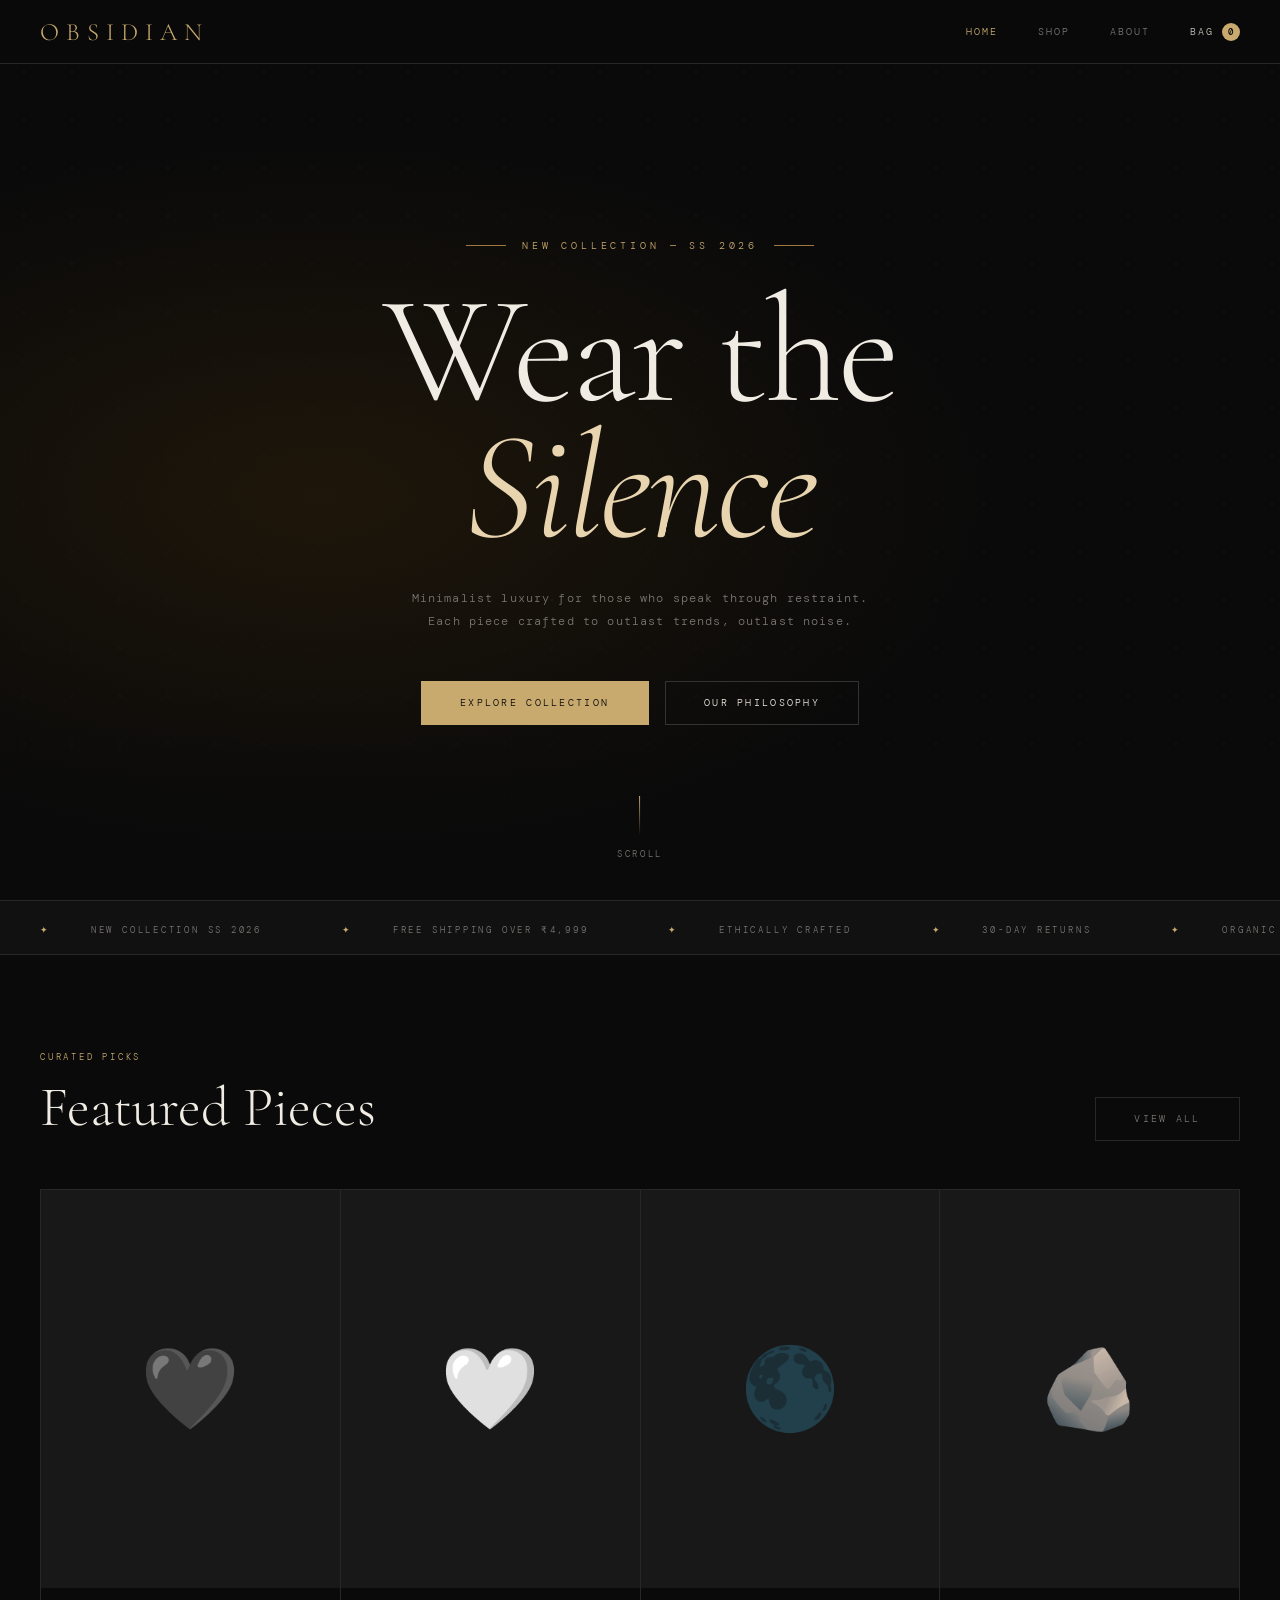
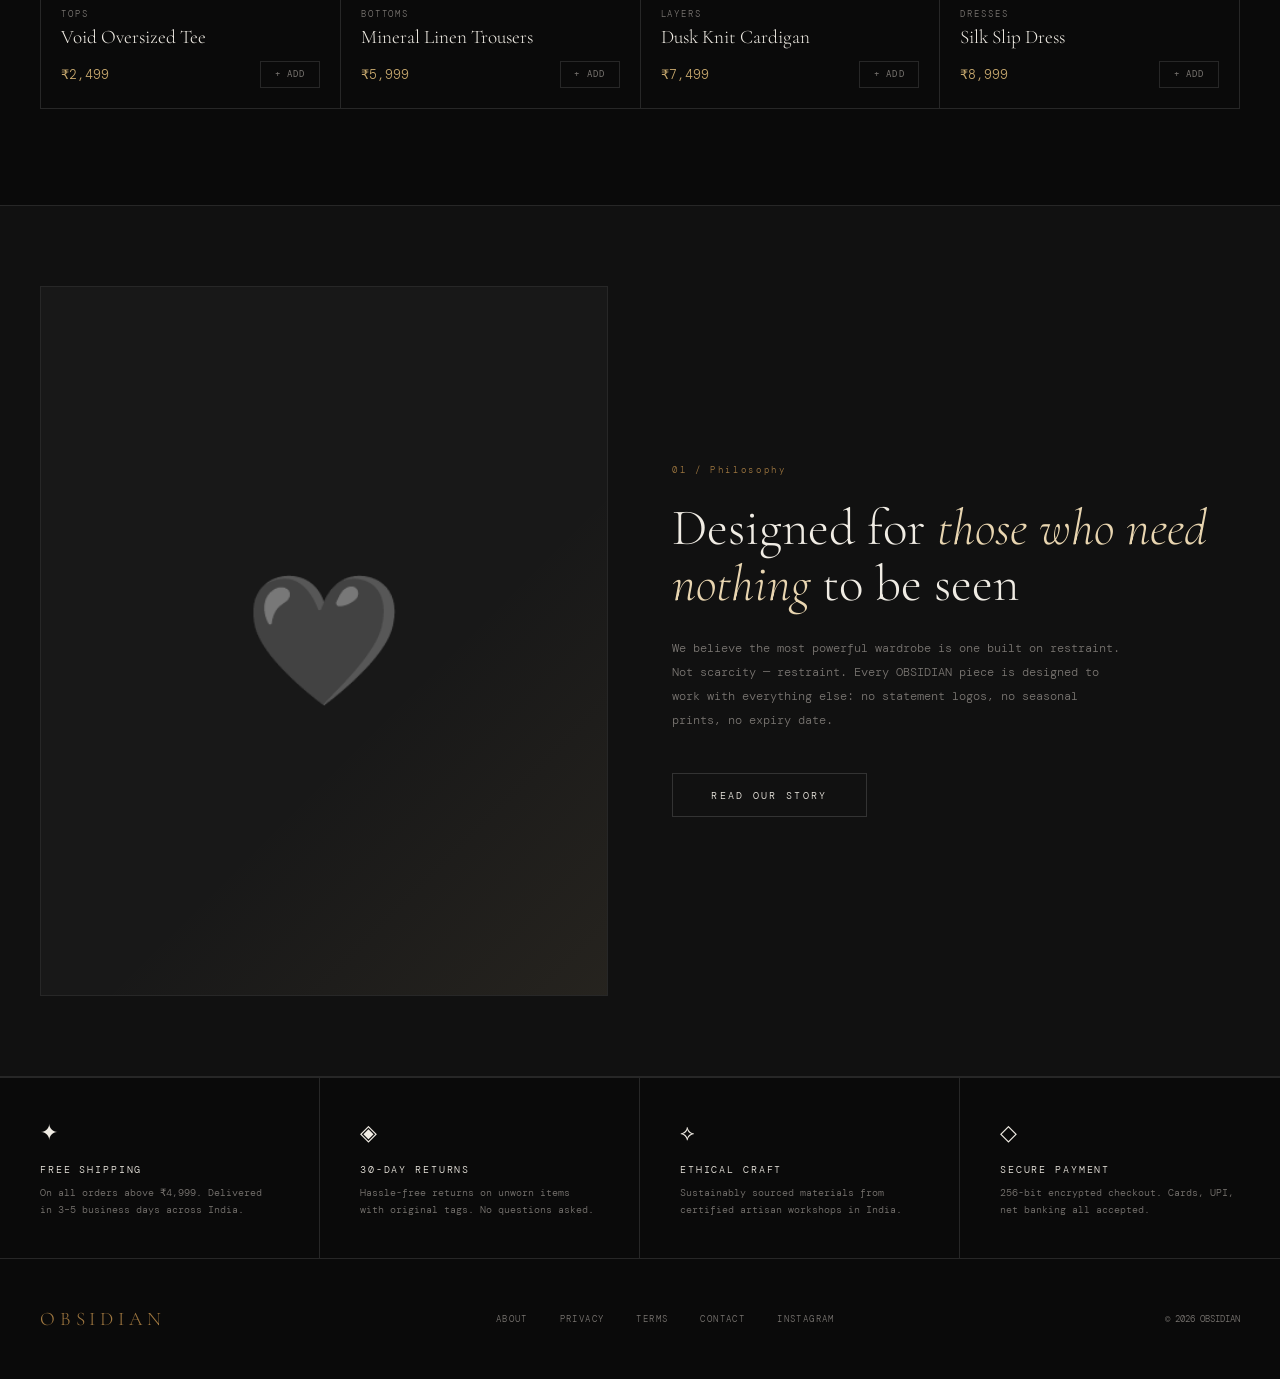
<file: index.html>
<!DOCTYPE html>
<html lang="en">
<head>
  <!-- Google Tag Manager -->
<script>(function(w,d,s,l,i){w[l]=w[l]||[];w[l].push({'gtm.start':
new Date().getTime(),event:'gtm.js'});var f=d.getElementsByTagName(s)[0],
j=d.createElement(s),dl=l!='dataLayer'?'&l='+l:'';j.async=true;j.src=
'https://www.googletagmanager.com/gtm.js?id='+i+dl;f.parentNode.insertBefore(j,f);
})(window,document,'script','dataLayer','GTM-W7QQDSTQ');</script>
<!-- End Google Tag Manager -->
 <!-- Google tag (gtag.js) -->
<script async src="https://www.googletagmanager.com/gtag/js?id=G-44BJZS82K5"></script>
<script>
  window.dataLayer = window.dataLayer || [];
  function gtag(){dataLayer.push(arguments);}
  gtag('js', new Date());

  gtag('config', 'G-44BJZS82K5');
</script>
<meta charset="UTF-8">
<meta name="viewport" content="width=device-width, initial-scale=1.0">
<title>OBSIDIAN — Home</title>
<link rel="stylesheet" href="shared.css">
<style>
/* ── HERO ── */
.hero {
  padding-top: 64px; height: 100vh;
  display: flex; align-items: center; justify-content: center;
  position: relative; overflow: hidden;
  background: radial-gradient(ellipse 80% 60% at 25% 55%, #1e160a 0%, #0a0a0a 65%);
}
.hero::before {
  content: ''; position: absolute; inset: 0; pointer-events: none;
  background-image: radial-gradient(circle, #2a2a2a 1px, transparent 1px);
  background-size: 48px 48px; opacity: 0.3;
}
.hero::after {
  content: ''; position: absolute; bottom: 0; left: 0; right: 0; height: 180px;
  background: linear-gradient(to top, var(--bg), transparent);
}
.hero-content { text-align: center; position: relative; z-index: 1; padding: 0 1.5rem; }
.hero-eyebrow {
  font-size: 0.6rem; letter-spacing: 0.4em; text-transform: uppercase;
  color: var(--accent); margin-bottom: 2rem; display: flex; align-items: center;
  justify-content: center; gap: 1rem;
}
.hero-eyebrow::before, .hero-eyebrow::after {
  content: ''; display: block; width: 40px; height: 1px; background: var(--accent3);
}
.hero-title {
  font-family: 'Cormorant Garamond', serif;
  font-size: clamp(4rem, 12vw, 10rem); font-weight: 300;
  line-height: 0.88; letter-spacing: -0.02em; color: var(--text);
}
.hero-title em { font-style: italic; color: var(--accent2); display: block; }
.hero-sub {
  margin-top: 2rem; font-size: 0.72rem; color: var(--muted);
  letter-spacing: 0.1em; max-width: 460px; margin-inline: auto;
  line-height: 2; margin-bottom: 0;
}
.hero-cta {
  margin-top: 3rem; display: flex; gap: 1rem; justify-content: center; flex-wrap: wrap;
}
.hero-scroll {
  position: absolute; bottom: 2.5rem; left: 50%; transform: translateX(-50%);
  z-index: 2; font-size: 0.55rem; letter-spacing: 0.3em; text-transform: uppercase;
  color: var(--muted); display: flex; flex-direction: column; align-items: center; gap: 0.75rem;
}
.scroll-line { width: 1px; height: 40px; background: linear-gradient(to bottom, var(--accent), transparent); animation: scrollPulse 2s ease infinite; }
@keyframes scrollPulse { 0%,100%{opacity:0.3} 50%{opacity:1} }

/* ── MARQUEE ── */
.marquee-wrap {
  background: var(--surface); border-top: 1px solid var(--border); border-bottom: 1px solid var(--border);
  overflow: hidden; padding: 1rem 0; white-space: nowrap;
}
.marquee-track { display: inline-flex; animation: marquee 22s linear infinite; }
.marquee-item {
  font-size: 0.58rem; letter-spacing: 0.3em; text-transform: uppercase;
  color: var(--muted); padding: 0 2.5rem;
}
.marquee-item span { color: var(--accent); margin-right: 2.5rem; }
@keyframes marquee { from{transform:translateX(0)} to{transform:translateX(-50%)} }

/* ── FEATURED ── */
.featured-section { max-width: 1280px; margin: 0 auto; padding: 6rem 2.5rem; }
.featured-header { display: flex; justify-content: space-between; align-items: flex-end; margin-bottom: 3rem; flex-wrap: wrap; gap: 1rem; }

/* ── EDITORIAL STRIP ── */
.editorial {
  background: var(--surface);
  border-top: 1px solid var(--border); border-bottom: 1px solid var(--border);
  padding: 5rem 2.5rem;
}
.editorial-inner { max-width: 1280px; margin: 0 auto; display: grid; grid-template-columns: 1fr 1fr; gap: 4rem; align-items: center; }
.editorial-visual {
  aspect-ratio: 4/5; background: var(--surface2);
  display: flex; align-items: center; justify-content: center;
  font-size: 8rem; border: 1px solid var(--border);
  position: relative; overflow: hidden;
}
.editorial-visual::after {
  content: ''; position: absolute; inset: 0;
  background: linear-gradient(135deg, transparent 60%, rgba(200,169,110,0.08));
}
.editorial-text { padding: 2rem 0; }
.editorial-num { font-size: 0.55rem; letter-spacing: 0.3em; color: var(--accent3); margin-bottom: 1.5rem; }
.editorial-heading {
  font-family: 'Cormorant Garamond', serif;
  font-size: clamp(2.2rem, 4vw, 3.5rem); font-weight: 300; line-height: 1.1;
  margin-bottom: 1.5rem; color: var(--text);
}
.editorial-heading em { font-style: italic; color: var(--accent2); }
.editorial-body { font-size: 0.72rem; color: var(--muted); line-height: 2.1; margin-bottom: 2.5rem; max-width: 460px; }

/* ── FEATURES ── */
.features { border-top: 1px solid var(--border); }
.features-inner { max-width: 1280px; margin: 0 auto; display: grid; grid-template-columns: repeat(4, 1fr); }
.feature-item { padding: 2.5rem; border-right: 1px solid var(--border); transition: background 0.25s; }
.feature-item:last-child { border-right: none; }
.feature-item:hover { background: var(--surface); }
.feature-icon { font-size: 1.4rem; margin-bottom: 1rem; }
.feature-name { font-size: 0.65rem; letter-spacing: 0.18em; text-transform: uppercase; color: var(--text); margin-bottom: 0.5rem; }
.feature-desc { font-size: 0.6rem; color: var(--muted); line-height: 1.8; }

@media (max-width: 900px) {
  .editorial-inner { grid-template-columns: 1fr; }
  .features-inner { grid-template-columns: 1fr 1fr; }
  .feature-item { border-bottom: 1px solid var(--border); }
  .feature-item:nth-child(2n) { border-right: none; }
}
@media (max-width: 600px) {
  .features-inner { grid-template-columns: 1fr; }
  .feature-item { border-right: none; }
}
</style>
</head>
<body>
  <!-- Google Tag Manager (noscript) -->
<noscript><iframe src="https://www.googletagmanager.com/ns.html?id=GTM-W7QQDSTQ"
height="0" width="0" style="display:none;visibility:hidden"></iframe></noscript>
<!-- End Google Tag Manager (noscript) -->

<nav>
  <a href="index.html" class="nav-logo">OBSIDIAN</a>
  <div class="nav-links">
    <a href="index.html" class="nav-link active">Home</a>
    <a href="shop.html" class="nav-link">Shop</a>
    <a href="about.html" class="nav-link">About</a>
    <a href="cart.html" class="nav-cart">Bag <span class="cart-badge" id="cart-count">0</span></a>
  </div>
</nav>

<section class="hero">
  <div class="hero-content">
    <p class="hero-eyebrow fade-up">New Collection — SS 2026</p>
    <h1 class="hero-title fade-up-1">Wear the <em>Silence</em></h1>
    <p class="hero-sub fade-up-2">Minimalist luxury for those who speak through restraint. Each piece crafted to outlast trends, outlast noise.</p>
    <div class="hero-cta fade-up-3">
      <a href="shop.html" class="btn btn-primary">Explore Collection</a>
      <a href="about.html" class="btn btn-outline">Our Philosophy</a>
    </div>
  </div>
  <div class="hero-scroll">
    <div class="scroll-line"></div>
    Scroll
  </div>
</section>

<div class="marquee-wrap">
  <div class="marquee-track" id="marquee-track"></div>
</div>

<section class="featured-section">
  <div class="featured-header">
    <div>
      <p class="section-tag">Curated Picks</p>
      <h2 class="section-title">Featured Pieces</h2>
    </div>
    <a href="shop.html" class="btn btn-ghost">View All</a>
  </div>
  <div class="product-grid" id="featured-grid"></div>
</section>

<section class="editorial">
  <div class="editorial-inner">
    <div class="editorial-visual">🖤</div>
    <div class="editorial-text">
      <p class="editorial-num">01 / Philosophy</p>
      <h2 class="editorial-heading">Designed for <em>those who need nothing</em> to be seen</h2>
      <p class="editorial-body">
        We believe the most powerful wardrobe is one built on restraint. Not scarcity — restraint.
        Every OBSIDIAN piece is designed to work with everything else: no statement logos, no seasonal prints, no expiry date.
      </p>
      <a href="about.html" class="btn btn-outline">Read Our Story</a>
    </div>
  </div>
</section>

<div class="features">
  <div class="features-inner">
    <div class="feature-item">
      <div class="feature-icon">✦</div>
      <p class="feature-name">Free Shipping</p>
      <p class="feature-desc">On all orders above ₹4,999. Delivered in 3–5 business days across India.</p>
    </div>
    <div class="feature-item">
      <div class="feature-icon">◈</div>
      <p class="feature-name">30-Day Returns</p>
      <p class="feature-desc">Hassle-free returns on unworn items with original tags. No questions asked.</p>
    </div>
    <div class="feature-item">
      <div class="feature-icon">⟡</div>
      <p class="feature-name">Ethical Craft</p>
      <p class="feature-desc">Sustainably sourced materials from certified artisan workshops in India.</p>
    </div>
    <div class="feature-item">
      <div class="feature-icon">◇</div>
      <p class="feature-name">Secure Payment</p>
      <p class="feature-desc">256-bit encrypted checkout. Cards, UPI, net banking all accepted.</p>
    </div>
  </div>
</div>

<footer>
  <div class="footer-inner">
    <span class="footer-logo">OBSIDIAN</span>
    <div class="footer-links">
      <a href="about.html" class="footer-link">About</a>
      <a href="#" class="footer-link">Privacy</a>
      <a href="#" class="footer-link">Terms</a>
      <a href="#" class="footer-link">Contact</a>
      <a href="#" class="footer-link">Instagram</a>
    </div>
    <span class="footer-copy">© 2026 OBSIDIAN</span>
  </div>
</footer>

<div class="toast" id="toast"></div>

<script src="shared.js"></script>
<script>
updateNavCount();

/* Marquee */
const items = ['New Collection SS 2026','Free Shipping Over ₹4,999','Ethically Crafted','30-Day Returns','Organic & Recycled Materials','Limited Runs — Never Repeated'];
const track = document.getElementById('marquee-track');
const repeated = [...items, ...items, ...items, ...items];
track.innerHTML = repeated.map(t => `<span class="marquee-item"><span>✦</span>${t}</span>`).join('');

/* Featured Grid */
const fg = document.getElementById('featured-grid');
PRODUCTS.filter(p => p.featured).forEach(p => {
  fg.innerHTML += `
    <a class="product-card" href="product.html?id=${p.id}">
      <div class="product-img">${p.emoji}</div>
      <div class="product-body">
        <p class="product-cat">${p.cat}</p>
        <h3 class="product-name">${p.name}</h3>
        <div class="product-footer">
          <span class="product-price">₹${p.price.toLocaleString('en-IN')}</span>
          <button class="add-btn" onclick="event.preventDefault();event.stopPropagation();addToCart(${p.id},'${p.sizes[0]}','${p.colors[0]}');updateNavCount();showToast('Added to bag ✦')">+ Add</button>
        </div>
      </div>
    </a>`;
});
</script>
</body>
</html>
</file>
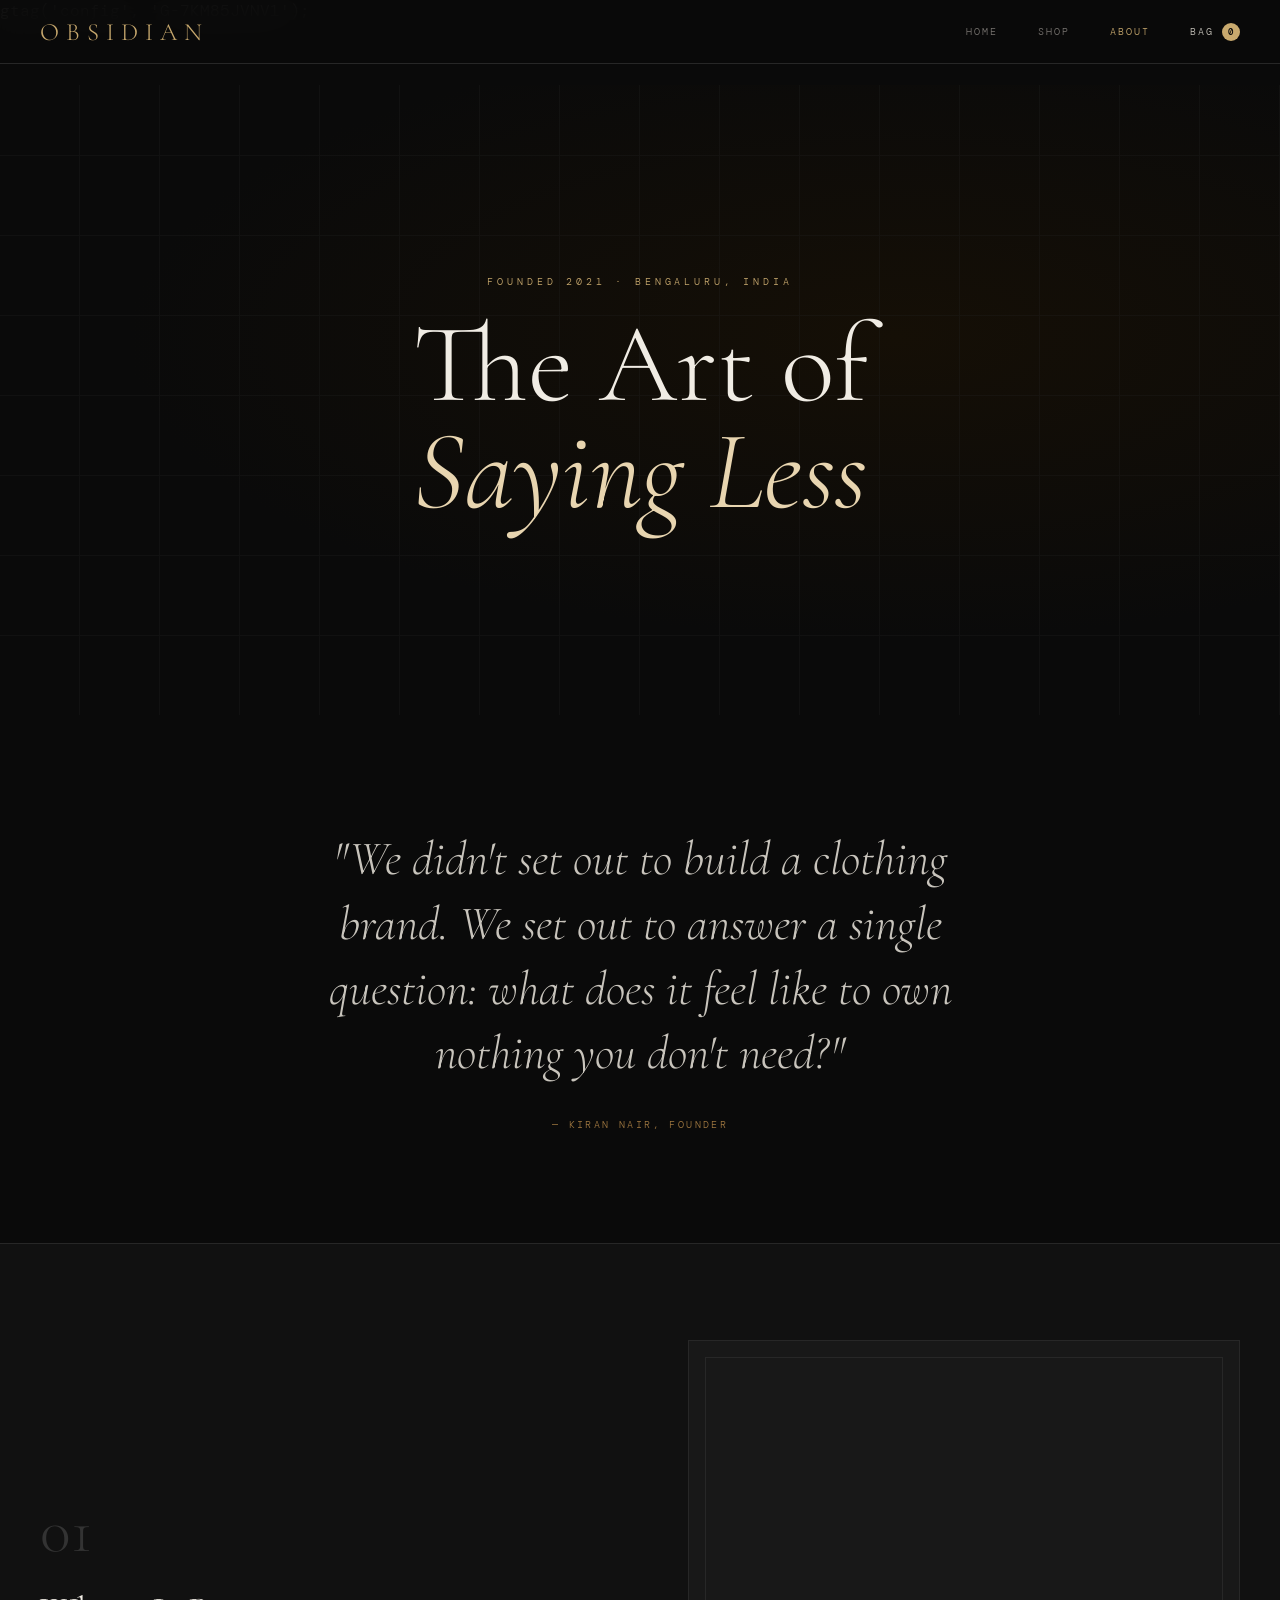
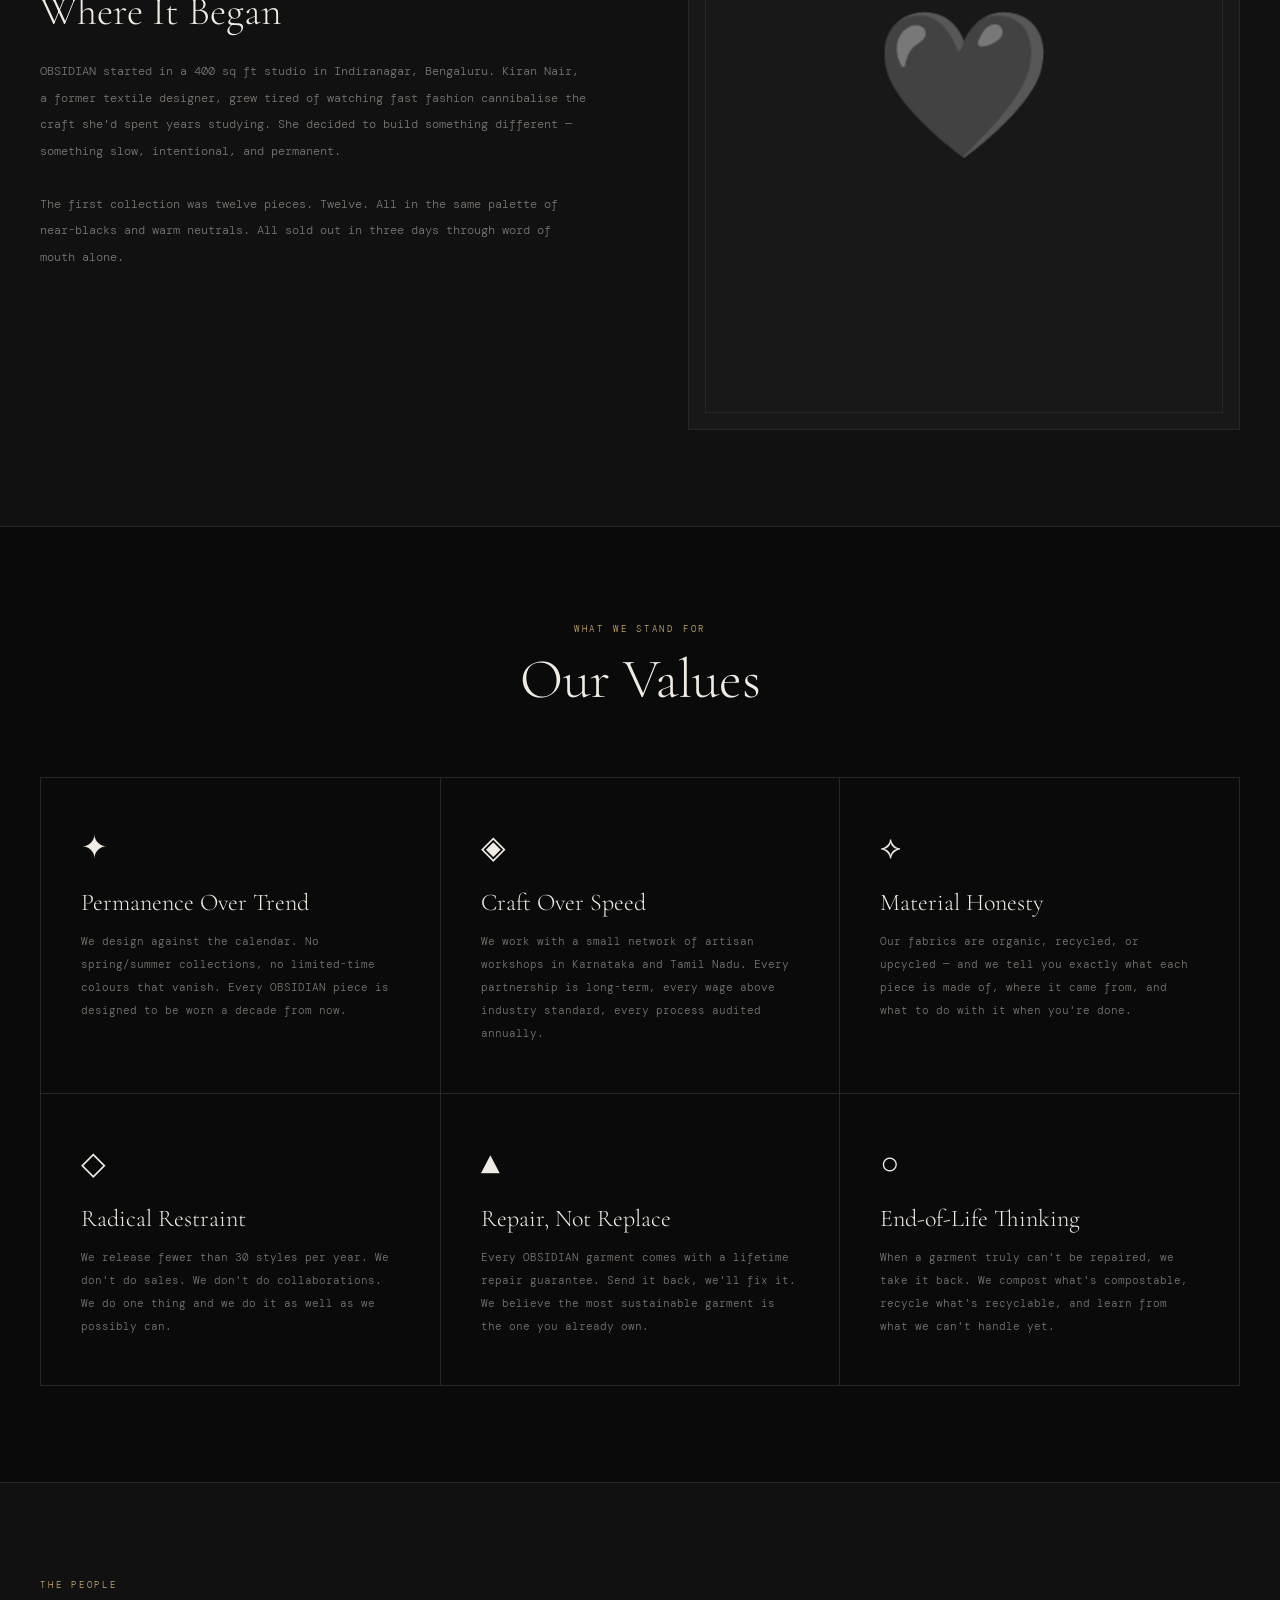
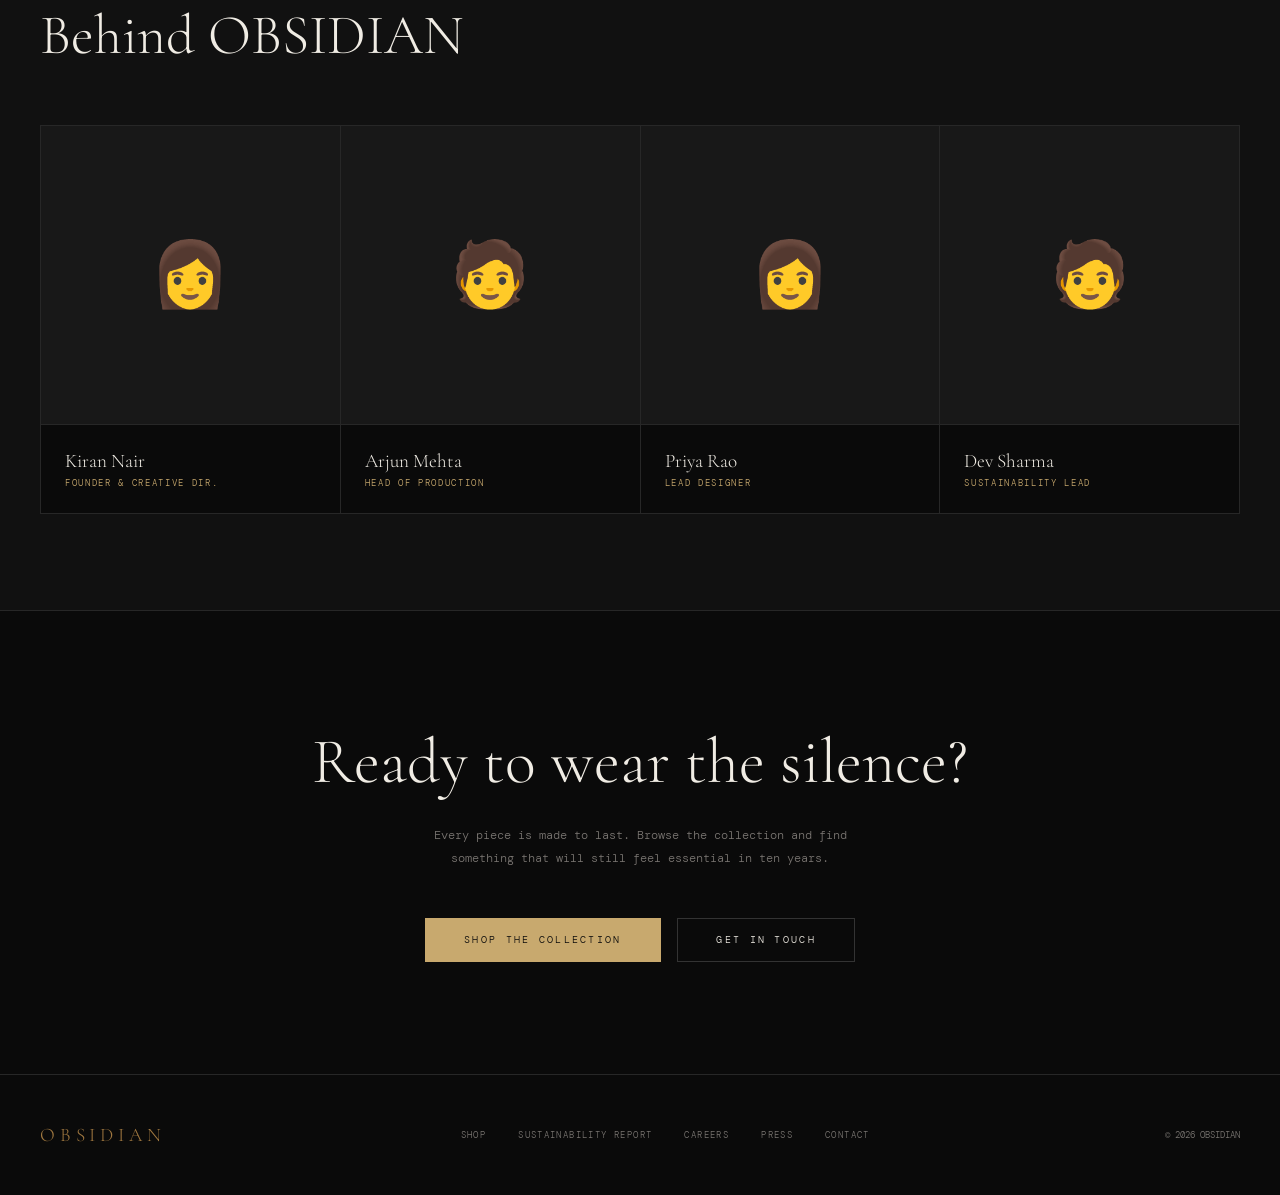
<file: about.html>
<!DOCTYPE html>
<html lang="en">
<head>
  <!-- Google Tag Manager -->
<script>(function(w,d,s,l,i){w[l]=w[l]||[];w[l].push({'gtm.start':
new Date().getTime(),event:'gtm.js'});var f=d.getElementsByTagName(s)[0],
j=d.createElement(s),dl=l!='dataLayer'?'&l='+l:'';j.async=true;j.src=
'https://www.googletagmanager.com/gtm.js?id='+i+dl;f.parentNode.insertBefore(j,f);
})(window,document,'script','dataLayer','GTM-W7QQDSTQ');</script>
<!-- End Google Tag Manager -->
 
  <!-- Google tag (gtag.js) -->
<script async src="https://www.googletagmanager.com/gtag/js?id=G-44BJZS82K5"></script>
<script>
  window.dataLayer = window.dataLayer || [];
  function gtag(){dataLayer.push(arguments);}
  gtag('js', new Date());

  gtag('config', 'G-44BJZS82K5');
</script>

  gtag('config', 'G-7KM85JVNV1');
</script>
<meta charset="UTF-8">
<meta name="viewport" content="width=device-width, initial-scale=1.0">
<title>OBSIDIAN — About</title>
<link rel="stylesheet" href="shared.css">
<style>
.about-wrap { padding-top: 64px; }

/* HERO */
.about-hero {
  height: 70vh; display: flex; align-items: center; justify-content: center;
  position: relative; overflow: hidden;
  background: radial-gradient(ellipse 100% 80% at 70% 40%, #150f06 0%, #0a0a0a 60%);
}
.about-hero::before {
  content: ''; position: absolute; inset: 0; pointer-events: none;
  background: repeating-linear-gradient(0deg, transparent, transparent 79px, var(--border) 79px, var(--border) 80px),
              repeating-linear-gradient(90deg, transparent, transparent 79px, var(--border) 79px, var(--border) 80px);
  opacity: 0.25;
}
.about-hero-content { text-align: center; position: relative; z-index: 1; padding: 0 2rem; }
.about-hero-tag { font-size: 0.6rem; letter-spacing: 0.4em; text-transform: uppercase; color: var(--accent); margin-bottom: 1.5rem; }
.about-hero-title {
  font-family: 'Cormorant Garamond', serif;
  font-size: clamp(3rem, 9vw, 7rem); font-weight: 300; line-height: 0.95; color: var(--text);
}
.about-hero-title em { font-style: italic; color: var(--accent2); }

/* MANIFESTO */
.manifesto { max-width: 800px; margin: 0 auto; padding: 7rem 2.5rem; text-align: center; }
.manifesto-quote {
  font-family: 'Cormorant Garamond', serif;
  font-size: clamp(1.8rem, 4vw, 3rem); font-weight: 300; font-style: italic;
  line-height: 1.35; color: var(--text2); margin-bottom: 2rem;
}
.manifesto-attr { font-size: 0.6rem; letter-spacing: 0.25em; text-transform: uppercase; color: var(--accent3); }

/* STORY */
.story { background: var(--surface); border-top: 1px solid var(--border); border-bottom: 1px solid var(--border); }
.story-inner { max-width: 1280px; margin: 0 auto; padding: 6rem 2.5rem; display: grid; grid-template-columns: 1fr 1fr; gap: 6rem; align-items: center; }
.story-text { }
.story-num { font-size: 4rem; font-family: 'Cormorant Garamond', serif; color: var(--border2); line-height: 1; margin-bottom: 1.5rem; }
.story-title { font-family: 'Cormorant Garamond', serif; font-size: 2.5rem; font-weight: 300; margin-bottom: 1.5rem; color: var(--text); }
.story-body { font-size: 0.72rem; color: var(--muted); line-height: 2.3; }
.story-visual {
  aspect-ratio: 4/5; background: var(--surface2);
  display: flex; align-items: center; justify-content: center; font-size: 9rem;
  border: 1px solid var(--border); position: relative;
}
.story-visual::before {
  content: ''; position: absolute; inset: 16px;
  border: 1px solid var(--border); pointer-events: none;
}

/* VALUES */
.values { max-width: 1280px; margin: 0 auto; padding: 6rem 2.5rem; }
.values-header { text-align: center; margin-bottom: 4rem; }
.values-grid { display: grid; grid-template-columns: repeat(3, 1fr); gap: 1px; background: var(--border); border: 1px solid var(--border); }
.value-card { background: var(--bg); padding: 3rem 2.5rem; transition: background 0.25s; }
.value-card:hover { background: var(--surface); }
.value-icon { font-size: 2rem; margin-bottom: 1.25rem; }
.value-name { font-family: 'Cormorant Garamond', serif; font-size: 1.5rem; font-weight: 300; margin-bottom: 0.85rem; color: var(--text); }
.value-desc { font-size: 0.68rem; color: var(--muted); line-height: 2.1; }

/* TEAM */
.team { background: var(--surface); border-top: 1px solid var(--border); border-bottom: 1px solid var(--border); padding: 6rem 2.5rem; }
.team-inner { max-width: 1280px; margin: 0 auto; }
.team-header { margin-bottom: 3.5rem; }
.team-grid { display: grid; grid-template-columns: repeat(4, 1fr); gap: 1px; background: var(--border); border: 1px solid var(--border); }
.team-card { background: var(--bg); padding: 0; transition: background 0.25s; overflow: hidden; }
.team-card:hover { background: var(--surface2); }
.team-avatar { aspect-ratio: 1; background: var(--surface2); display: flex; align-items: center; justify-content: center; font-size: 4rem; border-bottom: 1px solid var(--border); }
.team-body { padding: 1.5rem; }
.team-name { font-family: 'Cormorant Garamond', serif; font-size: 1.2rem; font-weight: 300; margin-bottom: 0.25rem; }
.team-role { font-size: 0.58rem; color: var(--accent); letter-spacing: 0.18em; text-transform: uppercase; }

/* CTA */
.about-cta { text-align: center; padding: 7rem 2.5rem; }
.about-cta-title { font-family: 'Cormorant Garamond', serif; font-size: clamp(2rem, 5vw, 4rem); font-weight: 300; margin-bottom: 1.5rem; }
.about-cta-sub { font-size: 0.72rem; color: var(--muted); max-width: 420px; margin: 0 auto 3rem; line-height: 2; }
.cta-btns { display: flex; gap: 1rem; justify-content: center; flex-wrap: wrap; }

@media (max-width: 900px) {
  .story-inner { grid-template-columns: 1fr; gap: 3rem; }
  .story-inner:nth-child(even) { direction: rtl; }
  .story-inner:nth-child(even) > * { direction: ltr; }
  .values-grid { grid-template-columns: 1fr 1fr; }
  .team-grid { grid-template-columns: 1fr 1fr; }
}
@media (max-width: 600px) {
  .values-grid, .team-grid { grid-template-columns: 1fr; }
}
</style>
</head>
<body>
  <!-- Google Tag Manager (noscript) -->
<noscript><iframe src="https://www.googletagmanager.com/ns.html?id=GTM-W7QQDSTQ"
height="0" width="0" style="display:none;visibility:hidden"></iframe></noscript>
<!-- End Google Tag Manager (noscript) -->

<nav>
  <a href="index.html" class="nav-logo">OBSIDIAN</a>
  <div class="nav-links">
    <a href="index.html" class="nav-link">Home</a>
    <a href="shop.html" class="nav-link">Shop</a>
    <a href="about.html" class="nav-link active">About</a>
    <a href="cart.html" class="nav-cart">Bag <span class="cart-badge" id="cart-count">0</span></a>
  </div>
</nav>

<div class="about-wrap">

  <section class="about-hero">
    <div class="about-hero-content">
      <p class="about-hero-tag fade-up">Founded 2021 · Bengaluru, India</p>
      <h1 class="about-hero-title fade-up-1">The Art of<br><em>Saying Less</em></h1>
    </div>
  </section>

  <section class="manifesto">
    <p class="manifesto-quote">"We didn't set out to build a clothing brand. We set out to answer a single question: what does it feel like to own nothing you don't need?"</p>
    <p class="manifesto-attr">— Kiran Nair, Founder</p>
  </section>

  <section class="story">
    <div class="story-inner">
      <div class="story-text">
        <p class="story-num">01</p>
        <h2 class="story-title">Where It Began</h2>
        <p class="story-body">
          OBSIDIAN started in a 400 sq ft studio in Indiranagar, Bengaluru. Kiran Nair, a former textile designer, grew tired of watching fast fashion cannibalise the craft she'd spent years studying. She decided to build something different — something slow, intentional, and permanent.<br><br>
          The first collection was twelve pieces. Twelve. All in the same palette of near-blacks and warm neutrals. All sold out in three days through word of mouth alone.
        </p>
      </div>
      <div class="story-visual">🖤</div>
    </div>
  </section>

  <section class="values">
    <div class="values-header">
      <p class="section-tag">What We Stand For</p>
      <h2 class="section-title">Our Values</h2>
    </div>
    <div class="values-grid">
      <div class="value-card">
        <div class="value-icon">✦</div>
        <h3 class="value-name">Permanence Over Trend</h3>
        <p class="value-desc">We design against the calendar. No spring/summer collections, no limited-time colours that vanish. Every OBSIDIAN piece is designed to be worn a decade from now.</p>
      </div>
      <div class="value-card">
        <div class="value-icon">◈</div>
        <h3 class="value-name">Craft Over Speed</h3>
        <p class="value-desc">We work with a small network of artisan workshops in Karnataka and Tamil Nadu. Every partnership is long-term, every wage above industry standard, every process audited annually.</p>
      </div>
      <div class="value-card">
        <div class="value-icon">⟡</div>
        <h3 class="value-name">Material Honesty</h3>
        <p class="value-desc">Our fabrics are organic, recycled, or upcycled — and we tell you exactly what each piece is made of, where it came from, and what to do with it when you're done.</p>
      </div>
      <div class="value-card">
        <div class="value-icon">◇</div>
        <h3 class="value-name">Radical Restraint</h3>
        <p class="value-desc">We release fewer than 30 styles per year. We don't do sales. We don't do collaborations. We do one thing and we do it as well as we possibly can.</p>
      </div>
      <div class="value-card">
        <div class="value-icon">▲</div>
        <h3 class="value-name">Repair, Not Replace</h3>
        <p class="value-desc">Every OBSIDIAN garment comes with a lifetime repair guarantee. Send it back, we'll fix it. We believe the most sustainable garment is the one you already own.</p>
      </div>
      <div class="value-card">
        <div class="value-icon">○</div>
        <h3 class="value-name">End-of-Life Thinking</h3>
        <p class="value-desc">When a garment truly can't be repaired, we take it back. We compost what's compostable, recycle what's recyclable, and learn from what we can't handle yet.</p>
      </div>
    </div>
  </section>

  <section class="team">
    <div class="team-inner">
      <div class="team-header">
        <p class="section-tag">The People</p>
        <h2 class="section-title">Behind OBSIDIAN</h2>
      </div>
      <div class="team-grid">
        <div class="team-card">
          <div class="team-avatar">👩</div>
          <div class="team-body">
            <p class="team-name">Kiran Nair</p>
            <p class="team-role">Founder & Creative Dir.</p>
          </div>
        </div>
        <div class="team-card">
          <div class="team-avatar">🧑</div>
          <div class="team-body">
            <p class="team-name">Arjun Mehta</p>
            <p class="team-role">Head of Production</p>
          </div>
        </div>
        <div class="team-card">
          <div class="team-avatar">👩</div>
          <div class="team-body">
            <p class="team-name">Priya Rao</p>
            <p class="team-role">Lead Designer</p>
          </div>
        </div>
        <div class="team-card">
          <div class="team-avatar">🧑</div>
          <div class="team-body">
            <p class="team-name">Dev Sharma</p>
            <p class="team-role">Sustainability Lead</p>
          </div>
        </div>
      </div>
    </div>
  </section>

  <section class="about-cta">
    <h2 class="about-cta-title">Ready to wear the silence?</h2>
    <p class="about-cta-sub">Every piece is made to last. Browse the collection and find something that will still feel essential in ten years.</p>
    <div class="cta-btns">
      <a href="shop.html" class="btn btn-primary">Shop the Collection</a>
      <a href="mailto:hello@obsidian.in" class="btn btn-outline">Get in Touch</a>
    </div>
  </section>

</div>

<footer>
  <div class="footer-inner">
    <span class="footer-logo">OBSIDIAN</span>
    <div class="footer-links">
      <a href="shop.html" class="footer-link">Shop</a>
      <a href="#" class="footer-link">Sustainability Report</a>
      <a href="#" class="footer-link">Careers</a>
      <a href="#" class="footer-link">Press</a>
      <a href="#" class="footer-link">Contact</a>
    </div>
    <span class="footer-copy">© 2026 OBSIDIAN</span>
  </div>
</footer>

<script src="shared.js"></script>
<script>updateNavCount();</script>
</body>
</html>
</file>
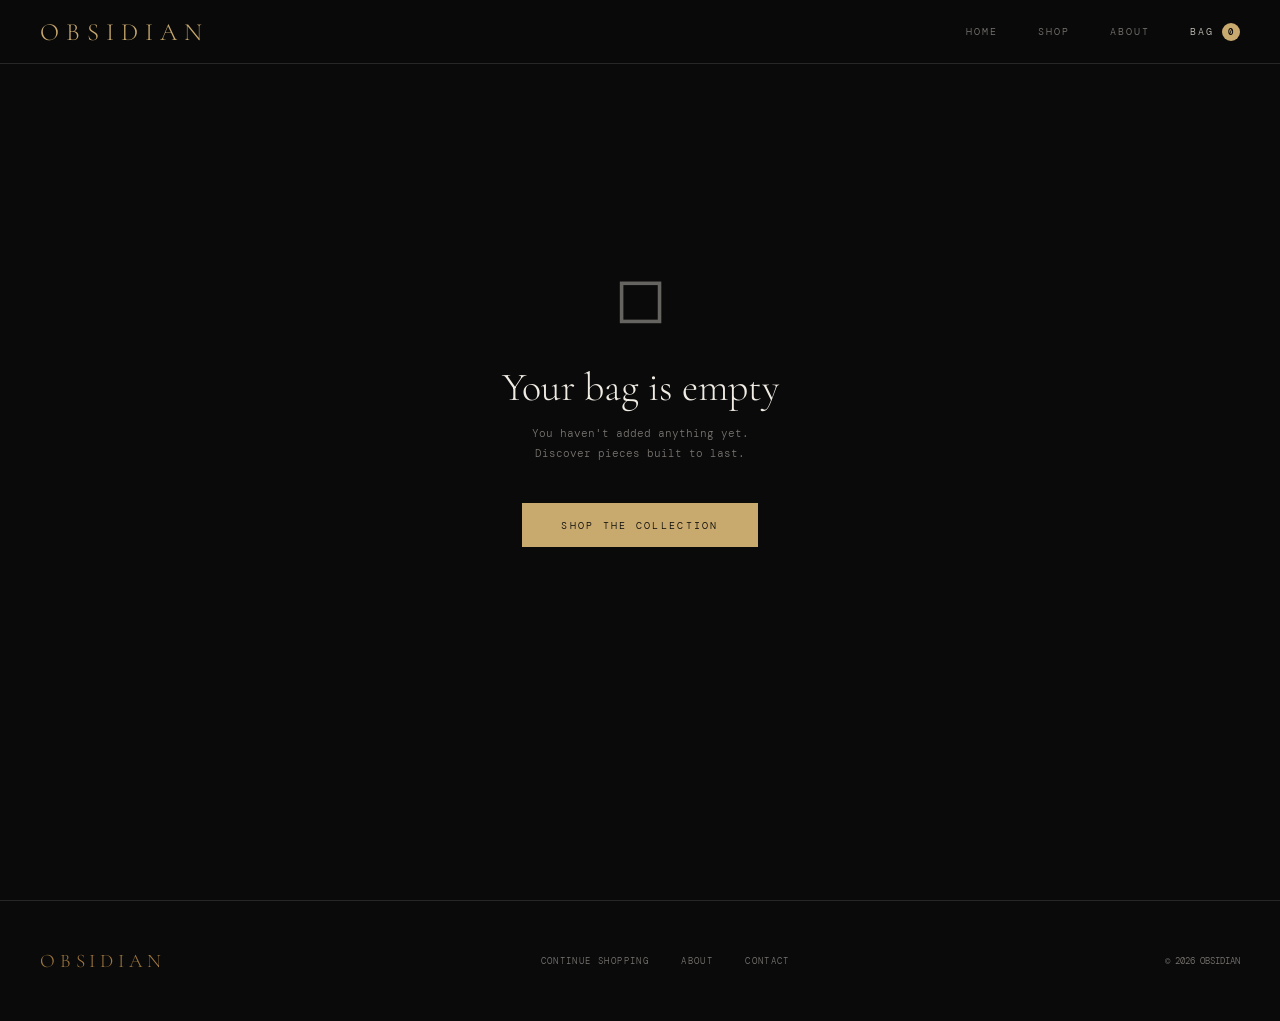
<file: cart.html>
<!DOCTYPE html>
<html lang="en">
<head>
  <!-- Google Tag Manager -->
<script>(function(w,d,s,l,i){w[l]=w[l]||[];w[l].push({'gtm.start':
new Date().getTime(),event:'gtm.js'});var f=d.getElementsByTagName(s)[0],
j=d.createElement(s),dl=l!='dataLayer'?'&l='+l:'';j.async=true;j.src=
'https://www.googletagmanager.com/gtm.js?id='+i+dl;f.parentNode.insertBefore(j,f);
})(window,document,'script','dataLayer','GTM-W7QQDSTQ');</script>
<!-- End Google Tag Manager -->
 <!-- Google tag (gtag.js) -->
<script async src="https://www.googletagmanager.com/gtag/js?id=G-44BJZS82K5"></script>
<script>
  window.dataLayer = window.dataLayer || [];
  function gtag(){dataLayer.push(arguments);}
  gtag('js', new Date());

  gtag('config', 'G-44BJZS82K5');
</script>
<meta charset="UTF-8">
<meta name="viewport" content="width=device-width, initial-scale=1.0">
<title>OBSIDIAN — Bag</title>
<link rel="stylesheet" href="shared.css">
<style>
.cart-wrap { padding-top: 64px; min-height: 100vh; }
.cart-inner { max-width: 1180px; margin: 0 auto; padding: 4rem 2.5rem; display: grid; grid-template-columns: 1fr 360px; gap: 4rem; align-items: start; }
.cart-title { font-family: 'Cormorant Garamond', serif; font-size: 3rem; font-weight: 300; margin-bottom: 3rem; }

/* ITEMS */
.cart-item { display: flex; gap: 2rem; padding: 2rem 0; border-bottom: 1px solid var(--border); animation: fadeUp 0.4s ease both; }
.cart-img { width: 96px; height: 116px; background: var(--surface2); flex-shrink: 0; display: flex; align-items: center; justify-content: center; font-size: 2.5rem; border: 1px solid var(--border); }
.ci-info { flex: 1; }
.ci-cat { font-size: 0.55rem; letter-spacing: 0.2em; text-transform: uppercase; color: var(--muted); margin-bottom: 0.3rem; }
.ci-name { font-family: 'Cormorant Garamond', serif; font-size: 1.4rem; font-weight: 300; margin-bottom: 0.4rem; }
.ci-variant { font-size: 0.6rem; color: var(--muted); letter-spacing: 0.12em; text-transform: uppercase; margin-bottom: 1rem; }
.ci-price { color: var(--accent); font-size: 0.9rem; margin-bottom: 1rem; }
.ci-controls { display: flex; align-items: center; gap: 0; }
.qty-btn {
  width: 32px; height: 32px; background: none; border: 1px solid var(--border); color: var(--text2);
  cursor: pointer; font-size: 1rem; display: flex; align-items: center; justify-content: center;
  transition: all 0.2s; font-family: inherit;
}
.qty-btn:hover { border-color: var(--accent); color: var(--accent); }
.qty-num { width: 44px; height: 32px; text-align: center; background: var(--surface); border-top: 1px solid var(--border); border-bottom: 1px solid var(--border); border-left: none; border-right: none; color: var(--text); font-family: 'DM Mono', monospace; font-size: 0.78rem; line-height: 32px; }
.ci-remove { margin-left: 1.5rem; font-family: 'DM Mono', monospace; font-size: 0.58rem; letter-spacing: 0.15em; text-transform: uppercase; color: var(--muted); background: none; border: none; cursor: pointer; transition: color 0.2s; padding: 0; }
.ci-remove:hover { color: var(--danger); }

/* SUMMARY */
.order-summary { background: var(--surface); border: 1px solid var(--border); padding: 2.5rem; position: sticky; top: 80px; }
.os-title { font-family: 'Cormorant Garamond', serif; font-size: 1.5rem; font-weight: 300; margin-bottom: 2rem; }
.os-row { display: flex; justify-content: space-between; align-items: center; padding: 0.85rem 0; border-bottom: 1px solid var(--border); font-size: 0.7rem; }
.os-row:last-of-type { border-bottom: none; }
.os-label { font-size: 0.58rem; letter-spacing: 0.15em; text-transform: uppercase; color: var(--muted); }
.os-val { color: var(--text2); }
.os-shipping-free { color: var(--success); }
.os-divider { height: 1px; background: var(--border2); margin: 1rem 0; }
.os-total { display: flex; justify-content: space-between; align-items: baseline; }
.os-total-label { font-size: 0.58rem; letter-spacing: 0.15em; text-transform: uppercase; color: var(--muted); }
.os-total-val { font-family: 'Cormorant Garamond', serif; font-size: 2rem; color: var(--accent); }
.promo-wrap { display: flex; gap: 0; margin: 1.5rem 0; }
.promo-input { flex: 1; background: var(--surface2); border: 1px solid var(--border2); border-right: none; color: var(--text); font-family: 'DM Mono', monospace; font-size: 0.65rem; padding: 0.7rem 1rem; outline: none; text-transform: uppercase; letter-spacing: 0.1em; }
.promo-input:focus { border-color: var(--accent); }
.promo-input::placeholder { color: var(--muted); text-transform: uppercase; letter-spacing: 0.1em; }
.promo-btn { padding: 0.7rem 1.1rem; background: var(--border2); border: 1px solid var(--border2); color: var(--muted); font-family: 'DM Mono', monospace; font-size: 0.6rem; letter-spacing: 0.15em; text-transform: uppercase; cursor: pointer; transition: all 0.2s; white-space: nowrap; }
.promo-btn:hover { background: var(--accent); color: var(--bg); border-color: var(--accent); }
.checkout-cta { display: block; width: 100%; padding: 1.1rem; font-family: 'DM Mono', monospace; font-size: 0.68rem; letter-spacing: 0.22em; text-transform: uppercase; background: var(--accent); color: var(--bg); border: none; cursor: pointer; transition: background 0.25s; text-decoration: none; text-align: center; }
.checkout-cta:hover { background: var(--accent2); }
.secure-note { font-size: 0.58rem; color: var(--muted); text-align: center; margin-top: 1rem; letter-spacing: 0.1em; }

/* EMPTY */
.empty-state { grid-column: 1/-1; padding: 8rem 2rem; text-align: center; }
.empty-icon { font-size: 4rem; margin-bottom: 1.5rem; opacity: 0.4; }
.empty-title { font-family: 'Cormorant Garamond', serif; font-size: 2.5rem; font-weight: 300; margin-bottom: 0.75rem; }
.empty-sub { font-size: 0.7rem; color: var(--muted); margin-bottom: 2.5rem; line-height: 1.8; }

/* SHIPPING BAR */
.shipping-progress { margin-bottom: 2rem; }
.sp-label { font-size: 0.6rem; color: var(--muted); margin-bottom: 0.6rem; letter-spacing: 0.1em; }
.sp-track { height: 2px; background: var(--border2); border-radius: 1px; }
.sp-fill { height: 100%; background: var(--accent); transition: width 0.5s ease; border-radius: 1px; }

@media (max-width: 960px) { .cart-inner { grid-template-columns: 1fr; } .order-summary { position: static; } }
@media (max-width: 600px) { .cart-inner { padding: 2rem 1.25rem; } .cart-item { gap: 1rem; } }
</style>
</head>
<body>
  <!-- Google Tag Manager (noscript) -->
<noscript><iframe src="https://www.googletagmanager.com/ns.html?id=GTM-W7QQDSTQ"
height="0" width="0" style="display:none;visibility:hidden"></iframe></noscript>
<!-- End Google Tag Manager (noscript) -->

<nav>
  <a href="index.html" class="nav-logo">OBSIDIAN</a>
  <div class="nav-links">
    <a href="index.html" class="nav-link">Home</a>
    <a href="shop.html" class="nav-link">Shop</a>
    <a href="about.html" class="nav-link">About</a>
    <a href="cart.html" class="nav-cart active">Bag <span class="cart-badge" id="cart-count">0</span></a>
  </div>
</nav>

<div class="cart-wrap">
  <div class="cart-inner" id="cart-inner"></div>
</div>

<footer>
  <div class="footer-inner">
    <span class="footer-logo">OBSIDIAN</span>
    <div class="footer-links">
      <a href="shop.html" class="footer-link">Continue Shopping</a>
      <a href="about.html" class="footer-link">About</a>
      <a href="#" class="footer-link">Contact</a>
    </div>
    <span class="footer-copy">© 2026 OBSIDIAN</span>
  </div>
</footer>

<div class="toast" id="toast"></div>

<script src="shared.js"></script>
<script>
updateNavCount();
render();

function render() {
  const cart = getCart();
  const wrap = document.getElementById('cart-inner');
  updateNavCount();

  if (cart.length === 0) {
    wrap.innerHTML = `<div class="empty-state">
      <div class="empty-icon">◻</div>
      <h2 class="empty-title">Your bag is empty</h2>
      <p class="empty-sub">You haven't added anything yet.<br>Discover pieces built to last.</p>
      <a href="shop.html" class="btn btn-primary">Shop the Collection</a>
    </div>`;
    return;
  }

  const subtotal = cartTotal();
  const shipping = subtotal >= 4999 ? 0 : 199;
  const tax = Math.round(subtotal * 0.05);
  const grand = subtotal + shipping + tax;
  const progress = Math.min(100, (subtotal / 4999) * 100);
  const remaining = 4999 - subtotal;

  let itemsHTML = cart.map((item, i) => `
    <div class="cart-item">
      <div class="cart-img">${item.emoji}</div>
      <div class="ci-info">
        <p class="ci-cat">${item.cat}</p>
        <p class="ci-name">${item.name}</p>
        <p class="ci-variant">${item.size} · ${item.color}</p>
        <p class="ci-price">₹${(item.price * item.qty).toLocaleString('en-IN')}</p>
        <div class="ci-controls">
          <button class="qty-btn" onclick="chQty(${i},-1)">−</button>
          <div class="qty-num">${item.qty}</div>
          <button class="qty-btn" onclick="chQty(${i},1)">+</button>
          <button class="ci-remove" onclick="rmItem(${i})">Remove</button>
        </div>
      </div>
    </div>`).join('');

  wrap.innerHTML = `
    <div>
      <h1 class="cart-title">Your Bag <span style="font-size:1.2rem;color:var(--muted)">(${cart.reduce((s,i)=>s+i.qty,0)})</span></h1>
      ${itemsHTML}
      <div style="margin-top:2rem"><a href="shop.html" class="btn btn-ghost" style="font-size:0.6rem">← Continue Shopping</a></div>
    </div>
    <div>
      <div class="order-summary">
        <p class="os-title">Order Summary</p>

        <div class="shipping-progress">
          <p class="sp-label">${shipping === 0 ? '✦ Free shipping unlocked' : `Add ₹${remaining.toLocaleString('en-IN')} more for free shipping`}</p>
          <div class="sp-track"><div class="sp-fill" style="width:${progress}%"></div></div>
        </div>

        <div class="os-row"><span class="os-label">Subtotal</span><span class="os-val">₹${subtotal.toLocaleString('en-IN')}</span></div>
        <div class="os-row"><span class="os-label">Shipping</span><span class="${shipping===0?'os-shipping-free':'os-val'}">${shipping===0?'Free':'₹'+shipping}</span></div>
        <div class="os-row"><span class="os-label">GST (5%)</span><span class="os-val">₹${tax.toLocaleString('en-IN')}</span></div>

        <div class="os-divider"></div>
        <div class="os-total">
          <span class="os-total-label">Total</span>
          <span class="os-total-val">₹${grand.toLocaleString('en-IN')}</span>
        </div>

        <div class="promo-wrap" style="margin-top:1.5rem">
          <input class="promo-input" placeholder="Promo Code" id="promo-input">
          <button class="promo-btn" onclick="applyPromo()">Apply</button>
        </div>

        <a href="checkout.html" class="checkout-cta">Proceed to Checkout</a>
        <p class="secure-note">🔒 Secure & encrypted checkout</p>
      </div>
    </div>`;
}

function chQty(i, d) {
  const cart = getCart();
  cart[i].qty = Math.max(1, cart[i].qty + d);
  saveCart(cart);
  render();
}
function rmItem(i) {
  const cart = getCart();
  cart.splice(i, 1);
  saveCart(cart);
  render();
  showToast('Item removed');
}
function applyPromo() {
  const val = document.getElementById('promo-input').value.trim().toUpperCase();
  if (val === 'OBSIDIAN10') showToast('Promo applied: 10% off ✦');
  else showToast('Invalid promo code');
}
</script>
</body>
</html>
</file>
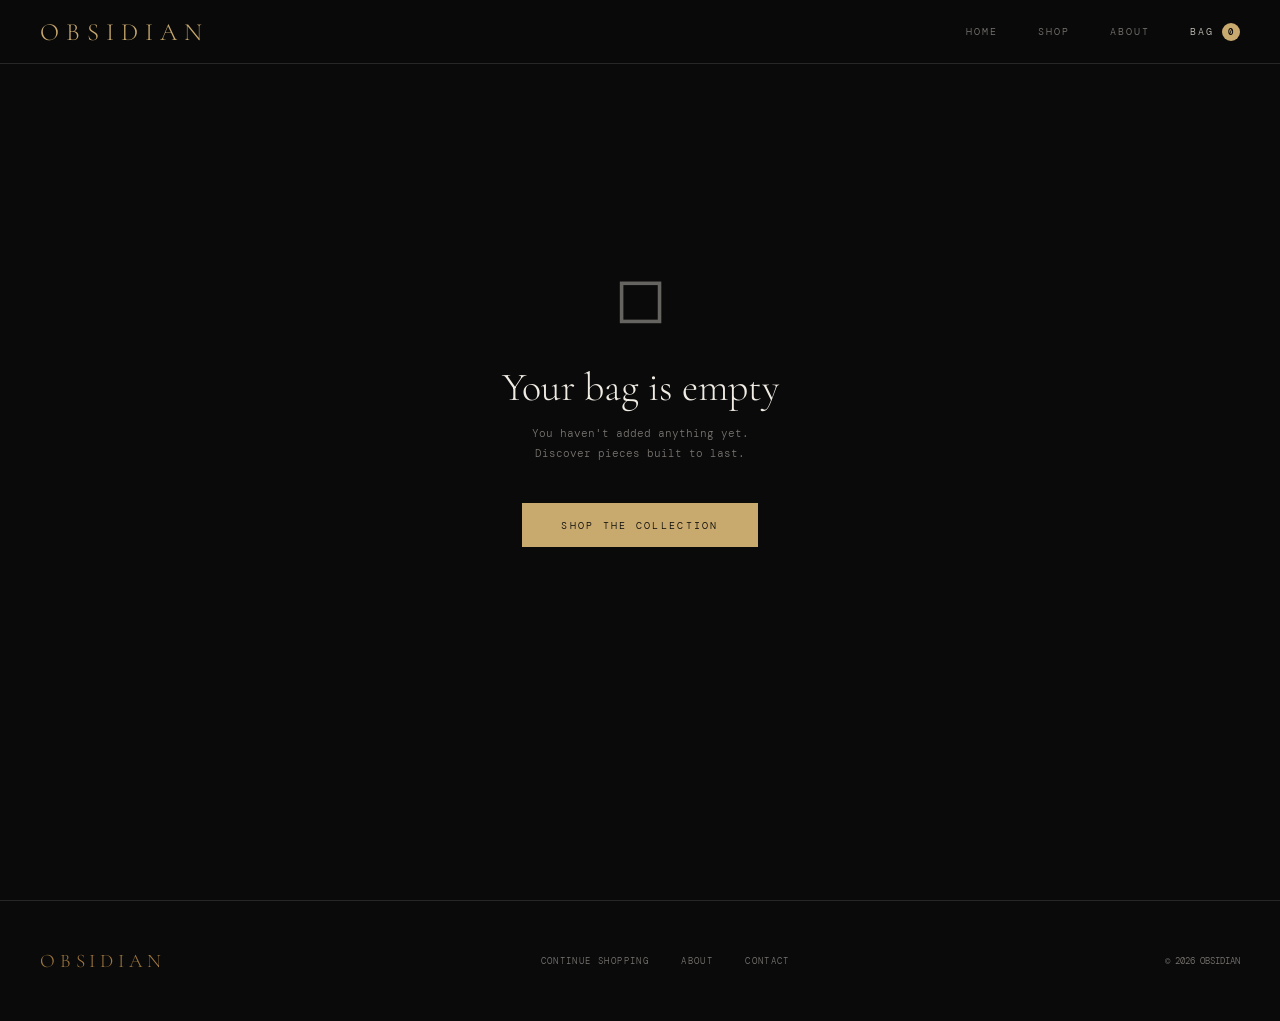
<file: checkout.html>
<!DOCTYPE html>
<html lang="en">
<head>
  <!-- Google Tag Manager -->
<script>(function(w,d,s,l,i){w[l]=w[l]||[];w[l].push({'gtm.start':
new Date().getTime(),event:'gtm.js'});var f=d.getElementsByTagName(s)[0],
j=d.createElement(s),dl=l!='dataLayer'?'&l='+l:'';j.async=true;j.src=
'https://www.googletagmanager.com/gtm.js?id='+i+dl;f.parentNode.insertBefore(j,f);
})(window,document,'script','dataLayer','GTM-W7QQDSTQ');</script>
<!-- End Google Tag Manager -->
 
  <!-- Google tag (gtag.js) -->
<script async src="https://www.googletagmanager.com/gtag/js?id=G-44BJZS82K5"></script>
<script>
  window.dataLayer = window.dataLayer || [];
  function gtag(){dataLayer.push(arguments);}
  gtag('js', new Date());

  gtag('config', 'G-44BJZS82K5');
</script>
<meta charset="UTF-8">
<meta name="viewport" content="width=device-width, initial-scale=1.0">
<title>OBSIDIAN — Checkout</title>
<link rel="stylesheet" href="shared.css">
<style>
.checkout-wrap { padding-top: 64px; min-height: 100vh; }
.checkout-inner { max-width: 1100px; margin: 0 auto; padding: 4rem 2.5rem; display: grid; grid-template-columns: 1fr 360px; gap: 4rem; align-items: start; }

/* STEPS */
.checkout-steps { display: flex; gap: 0; margin-bottom: 3rem; }
.step { display: flex; align-items: center; gap: 0.75rem; font-size: 0.6rem; letter-spacing: 0.18em; text-transform: uppercase; }
.step-num { width: 26px; height: 26px; border-radius: 50%; border: 1px solid var(--border2); display: flex; align-items: center; justify-content: center; font-size: 0.65rem; color: var(--muted); transition: all 0.3s; }
.step.active .step-num { background: var(--accent); border-color: var(--accent); color: var(--bg); }
.step.done .step-num { background: var(--success); border-color: var(--success); color: white; }
.step-label { color: var(--muted); transition: color 0.3s; }
.step.active .step-label { color: var(--text); }
.step-sep { width: 40px; height: 1px; background: var(--border); margin: 0 0.5rem; flex-shrink: 0; }

/* FORM */
.form-title { font-family: 'Cormorant Garamond', serif; font-size: 1.6rem; font-weight: 300; color: var(--accent2); margin: 2.5rem 0 1.25rem; }
.form-title:first-of-type { margin-top: 0; }
.form-group { margin-bottom: 1.25rem; }
.form-row { display: grid; grid-template-columns: 1fr 1fr; gap: 1rem; }
.form-label { display: block; font-size: 0.58rem; letter-spacing: 0.2em; text-transform: uppercase; color: var(--muted); margin-bottom: 0.5rem; }
.form-label span { color: var(--danger); }
.form-input {
  width: 100%; background: var(--surface); border: 1px solid var(--border2); color: var(--text);
  padding: 0.85rem 1rem; font-family: 'DM Mono', monospace; font-size: 0.72rem;
  transition: border-color 0.2s; outline: none; letter-spacing: 0.04em;
}
.form-input:focus { border-color: var(--accent); background: var(--surface2); }
.form-input.error { border-color: var(--danger); }
.form-input::placeholder { color: var(--muted); }
.form-select { appearance: none; cursor: pointer; background-image: url("data:image/svg+xml,%3Csvg xmlns='http://www.w3.org/2000/svg' width='10' height='6'%3E%3Cpath d='M0 0l5 6 5-6z' fill='%237a7672'/%3E%3C/svg%3E"); background-repeat: no-repeat; background-position: right 1rem center; padding-right: 2.5rem; }
.field-error { font-size: 0.58rem; color: var(--danger); margin-top: 0.35rem; letter-spacing: 0.08em; display: none; }
.field-error.show { display: block; }

/* PAYMENT ICONS */
.payment-icons { display: flex; gap: 0.5rem; margin-bottom: 1.5rem; align-items: center; }
.pay-icon { background: var(--surface2); border: 1px solid var(--border); padding: 0.4rem 0.7rem; font-size: 0.58rem; color: var(--muted); letter-spacing: 0.1em; }

/* CARD DISPLAY */
.card-preview {
  background: linear-gradient(135deg, var(--surface2) 0%, var(--surface3) 100%);
  border: 1px solid var(--border2); padding: 1.5rem; margin-bottom: 2rem;
  position: relative; overflow: hidden;
}
.card-preview::before {
  content: ''; position: absolute; top: -30px; right: -30px;
  width: 120px; height: 120px; border-radius: 50%;
  background: rgba(200,169,110,0.06); pointer-events: none;
}
.card-chip { font-size: 0.6rem; letter-spacing: 0.15em; color: var(--muted); margin-bottom: 1rem; }
.card-number { font-size: 1rem; letter-spacing: 0.25em; color: var(--text2); margin-bottom: 1rem; font-variant-numeric: tabular-nums; }
.card-footer { display: flex; justify-content: space-between; font-size: 0.6rem; color: var(--muted); letter-spacing: 0.1em; }

/* SUBMIT */
.submit-btn {
  width: 100%; padding: 1.1rem; font-family: 'DM Mono', monospace;
  font-size: 0.7rem; letter-spacing: 0.22em; text-transform: uppercase;
  background: var(--accent); color: var(--bg); border: none; cursor: pointer;
  transition: background 0.25s; margin-top: 1.5rem; position: relative;
}
.submit-btn:hover { background: var(--accent2); }
.submit-btn:disabled { background: var(--muted); cursor: not-allowed; }
.lock-icon { margin-right: 0.5rem; }

/* ORDER REVIEW */
.order-review { background: var(--surface); border: 1px solid var(--border); padding: 2rem; position: sticky; top: 80px; }
.or-title { font-family: 'Cormorant Garamond', serif; font-size: 1.3rem; font-weight: 300; margin-bottom: 1.5rem; }
.or-item { display: flex; gap: 1rem; align-items: center; padding: 0.85rem 0; border-bottom: 1px solid var(--border); }
.or-emoji { font-size: 1.6rem; flex-shrink: 0; }
.or-info { flex: 1; }
.or-name { font-size: 0.7rem; margin-bottom: 0.25rem; color: var(--text); }
.or-variant { font-size: 0.58rem; color: var(--muted); letter-spacing: 0.1em; text-transform: uppercase; }
.or-price { color: var(--accent); font-size: 0.75rem; flex-shrink: 0; }
.or-totals { margin-top: 1rem; }
.or-row { display: flex; justify-content: space-between; font-size: 0.65rem; padding: 0.6rem 0; border-bottom: 1px solid var(--border); }
.or-label { color: var(--muted); font-size: 0.58rem; letter-spacing: 0.12em; text-transform: uppercase; }
.or-grand { display: flex; justify-content: space-between; align-items: baseline; margin-top: 1rem; }
.or-grand-label { font-size: 0.6rem; color: var(--muted); letter-spacing: 0.15em; text-transform: uppercase; }
.or-grand-val { font-family: 'Cormorant Garamond', serif; font-size: 1.8rem; color: var(--accent); }

@media (max-width: 960px) { .checkout-inner { grid-template-columns: 1fr; } .order-review { position: static; } }
@media (max-width: 600px) { .checkout-inner { padding: 2rem 1.25rem; } .form-row { grid-template-columns: 1fr; } .checkout-steps { gap: 0; } .step-sep { width: 20px; } }
</style>
</head>
<body>
  <!-- Google Tag Manager (noscript) -->
<noscript><iframe src="https://www.googletagmanager.com/ns.html?id=GTM-W7QQDSTQ"
height="0" width="0" style="display:none;visibility:hidden"></iframe></noscript>
<!-- End Google Tag Manager (noscript) -->

<nav>
  <a href="index.html" class="nav-logo">OBSIDIAN</a>
  <div class="nav-links">
    <a href="index.html" class="nav-link">Home</a>
    <a href="shop.html" class="nav-link">Shop</a>
    <a href="about.html" class="nav-link">About</a>
    <a href="cart.html" class="nav-cart">Bag <span class="cart-badge" id="cart-count">0</span></a>
  </div>
</nav>

<div class="checkout-wrap">
  <div class="checkout-inner" id="checkout-inner"></div>
</div>

<div class="toast" id="toast"></div>

<script src="shared.js"></script>
<script>
updateNavCount();

const cart = getCart();
if (cart.length === 0) { location.href = 'cart.html'; }

const subtotal = cartTotal();
const shipping = subtotal >= 4999 ? 0 : 199;
const tax = Math.round(subtotal * 0.05);
const grand = subtotal + shipping + tax;

document.getElementById('checkout-inner').innerHTML = `
  <div>
    <div class="checkout-steps">
      <div class="step done"><div class="step-num">✓</div><span class="step-label">Bag</span></div>
      <div class="step-sep"></div>
      <div class="step active"><div class="step-num">2</div><span class="step-label">Details</span></div>
      <div class="step-sep"></div>
      <div class="step"><div class="step-num">3</div><span class="step-label">Confirm</span></div>
    </div>

    <p class="form-title">Contact</p>
    <div class="form-group">
      <label class="form-label">Email address <span>*</span></label>
      <input class="form-input" type="email" id="f-email" placeholder="you@example.com">
      <p class="field-error" id="err-email">Please enter a valid email</p>
    </div>
    <div class="form-group">
      <label class="form-label">Phone number</label>
      <input class="form-input" type="tel" id="f-phone" placeholder="+91 98765 43210">
    </div>

    <p class="form-title">Shipping Address</p>
    <div class="form-row">
      <div class="form-group">
        <label class="form-label">First name <span>*</span></label>
        <input class="form-input" id="f-fname" placeholder="Arya">
        <p class="field-error" id="err-fname">Required</p>
      </div>
      <div class="form-group">
        <label class="form-label">Last name <span>*</span></label>
        <input class="form-input" id="f-lname" placeholder="Sharma">
        <p class="field-error" id="err-lname">Required</p>
      </div>
    </div>
    <div class="form-group">
      <label class="form-label">Address line 1 <span>*</span></label>
      <input class="form-input" id="f-addr1" placeholder="12, MG Road">
      <p class="field-error" id="err-addr1">Required</p>
    </div>
    <div class="form-group">
      <label class="form-label">Address line 2</label>
      <input class="form-input" placeholder="Apartment, suite, etc.">
    </div>
    <div class="form-row">
      <div class="form-group">
        <label class="form-label">City <span>*</span></label>
        <input class="form-input" id="f-city" placeholder="Bengaluru">
        <p class="field-error" id="err-city">Required</p>
      </div>
      <div class="form-group">
        <label class="form-label">State</label>
        <select class="form-input form-select">
          <option>Karnataka</option><option>Maharashtra</option><option>Tamil Nadu</option>
          <option>Delhi</option><option>Gujarat</option><option>Rajasthan</option>
          <option>West Bengal</option><option>Telangana</option>
        </select>
      </div>
    </div>
    <div class="form-row">
      <div class="form-group">
        <label class="form-label">PIN Code <span>*</span></label>
        <input class="form-input" id="f-pin" placeholder="560038" maxlength="6" oninput="this.value=this.value.replace(/\D/g,'')">
        <p class="field-error" id="err-pin">Enter valid PIN</p>
      </div>
      <div class="form-group">
        <label class="form-label">Country</label>
        <input class="form-input" value="India" readonly style="color:var(--muted)">
      </div>
    </div>

    <p class="form-title">Payment</p>
    <div class="payment-icons">
      <span class="pay-icon">VISA</span>
      <span class="pay-icon">MC</span>
      <span class="pay-icon">AMEX</span>
      <span class="pay-icon">UPI</span>
      <span class="pay-icon">NET BANKING</span>
    </div>

    <div class="card-preview">
      <p class="card-chip">◼◼ CHIP & CONTACTLESS</p>
      <p class="card-number" id="card-display">•••• •••• •••• ••••</p>
      <div class="card-footer">
        <span id="card-name-display">CARDHOLDER NAME</span>
        <span id="card-exp-display">MM/YY</span>
      </div>
    </div>

    <div class="form-group">
      <label class="form-label">Card number <span>*</span></label>
      <input class="form-input" id="f-card" placeholder="4242 4242 4242 4242" maxlength="19" oninput="fmtCard(this)" autocomplete="cc-number">
      <p class="field-error" id="err-card">Enter a valid card number</p>
    </div>
    <div class="form-row">
      <div class="form-group">
        <label class="form-label">Expiry <span>*</span></label>
        <input class="form-input" id="f-exp" placeholder="MM / YY" maxlength="7" oninput="fmtExpiry(this)">
        <p class="field-error" id="err-exp">Enter valid expiry</p>
      </div>
      <div class="form-group">
        <label class="form-label">CVV <span>*</span></label>
        <input class="form-input" id="f-cvv" placeholder="•••" maxlength="4" type="password" autocomplete="cc-csc">
        <p class="field-error" id="err-cvv">Required</p>
      </div>
    </div>
    <div class="form-group">
      <label class="form-label">Name on card <span>*</span></label>
      <input class="form-input" id="f-cname" placeholder="ARYA SHARMA" style="text-transform:uppercase" oninput="document.getElementById('card-name-display').textContent=this.value||'CARDHOLDER NAME'">
      <p class="field-error" id="err-cname">Required</p>
    </div>

    <button class="submit-btn" onclick="placeOrder()">
      <span class="lock-icon">🔒</span> Place Order — ₹${grand.toLocaleString('en-IN')}
    </button>
    <p style="font-size:0.58rem;color:var(--muted);text-align:center;margin-top:0.75rem">By placing your order you agree to our Terms & Privacy Policy</p>
  </div>

  <div>
    <div class="order-review">
      <p class="or-title">Order (${cart.reduce((s,i)=>s+i.qty,0)} items)</p>
      ${cart.map(item => `
        <div class="or-item">
          <span class="or-emoji">${item.emoji}</span>
          <div class="or-info">
            <p class="or-name">${item.name}</p>
            <p class="or-variant">${item.size} · ${item.color} · ×${item.qty}</p>
          </div>
          <span class="or-price">₹${(item.price*item.qty).toLocaleString('en-IN')}</span>
        </div>`).join('')}
      <div class="or-totals">
        <div class="or-row"><span class="or-label">Subtotal</span><span>₹${subtotal.toLocaleString('en-IN')}</span></div>
        <div class="or-row"><span class="or-label">Shipping</span><span style="${shipping===0?'color:var(--success)':''}">${shipping===0?'Free':'₹'+shipping}</span></div>
        <div class="or-row"><span class="or-label">GST (5%)</span><span>₹${tax.toLocaleString('en-IN')}</span></div>
        <div class="or-grand">
          <span class="or-grand-label">Total</span>
          <span class="or-grand-val">₹${grand.toLocaleString('en-IN')}</span>
        </div>
      </div>
    </div>
  </div>`;

function fmtCard(el) {
  let v = el.value.replace(/\D/g,'').slice(0,16);
  el.value = v.replace(/(.{4})/g,'$1 ').trim();
  const disp = v.padEnd(16,'•').replace(/(.{4})/g,'$1 ').trim();
  document.getElementById('card-display').textContent = disp;
}
function fmtExpiry(el) {
  let v = el.value.replace(/\D/g,'').slice(0,4);
  if (v.length > 2) v = v.slice(0,2) + ' / ' + v.slice(2);
  el.value = v;
  document.getElementById('card-exp-display').textContent = v.replace(' / ','/') || 'MM/YY';
}
window.fmtCard = fmtCard;
window.fmtExpiry = fmtExpiry;

function validate(id, errId, check) {
  const el = document.getElementById(id);
  const err = document.getElementById(errId);
  const ok = check(el.value);
  el.classList.toggle('error', !ok);
  err.classList.toggle('show', !ok);
  return ok;
}

window.placeOrder = function() {
  let valid = true;
  valid &= validate('f-email','err-email', v => /\S+@\S+\.\S+/.test(v));
  valid &= validate('f-fname','err-fname', v => v.trim().length > 0);
  valid &= validate('f-lname','err-lname', v => v.trim().length > 0);
  valid &= validate('f-addr1','err-addr1', v => v.trim().length > 0);
  valid &= validate('f-city','err-city', v => v.trim().length > 0);
  valid &= validate('f-pin','err-pin', v => /^\d{6}$/.test(v));
  valid &= validate('f-card','err-card', v => v.replace(/\s/g,'').length === 16);
  valid &= validate('f-exp','err-exp', v => /\d{2}\s*\/\s*\d{2}/.test(v));
  valid &= validate('f-cvv','err-cvv', v => v.length >= 3);
  valid &= validate('f-cname','err-cname', v => v.trim().length > 0);

  if (!valid) { showToast('Please fill all required fields'); return; }

  const btn = document.querySelector('.submit-btn');
  btn.disabled = true;
  btn.textContent = 'Processing…';

  setTimeout(() => {
    const orderNum = 'OB-' + Math.floor(100000 + Math.random() * 900000);
    localStorage.setItem('obsidian_last_order', orderNum);
    saveCart([]);
    location.href = 'success.html';
  }, 1800);
};
</script>
</body>
</html>
</file>
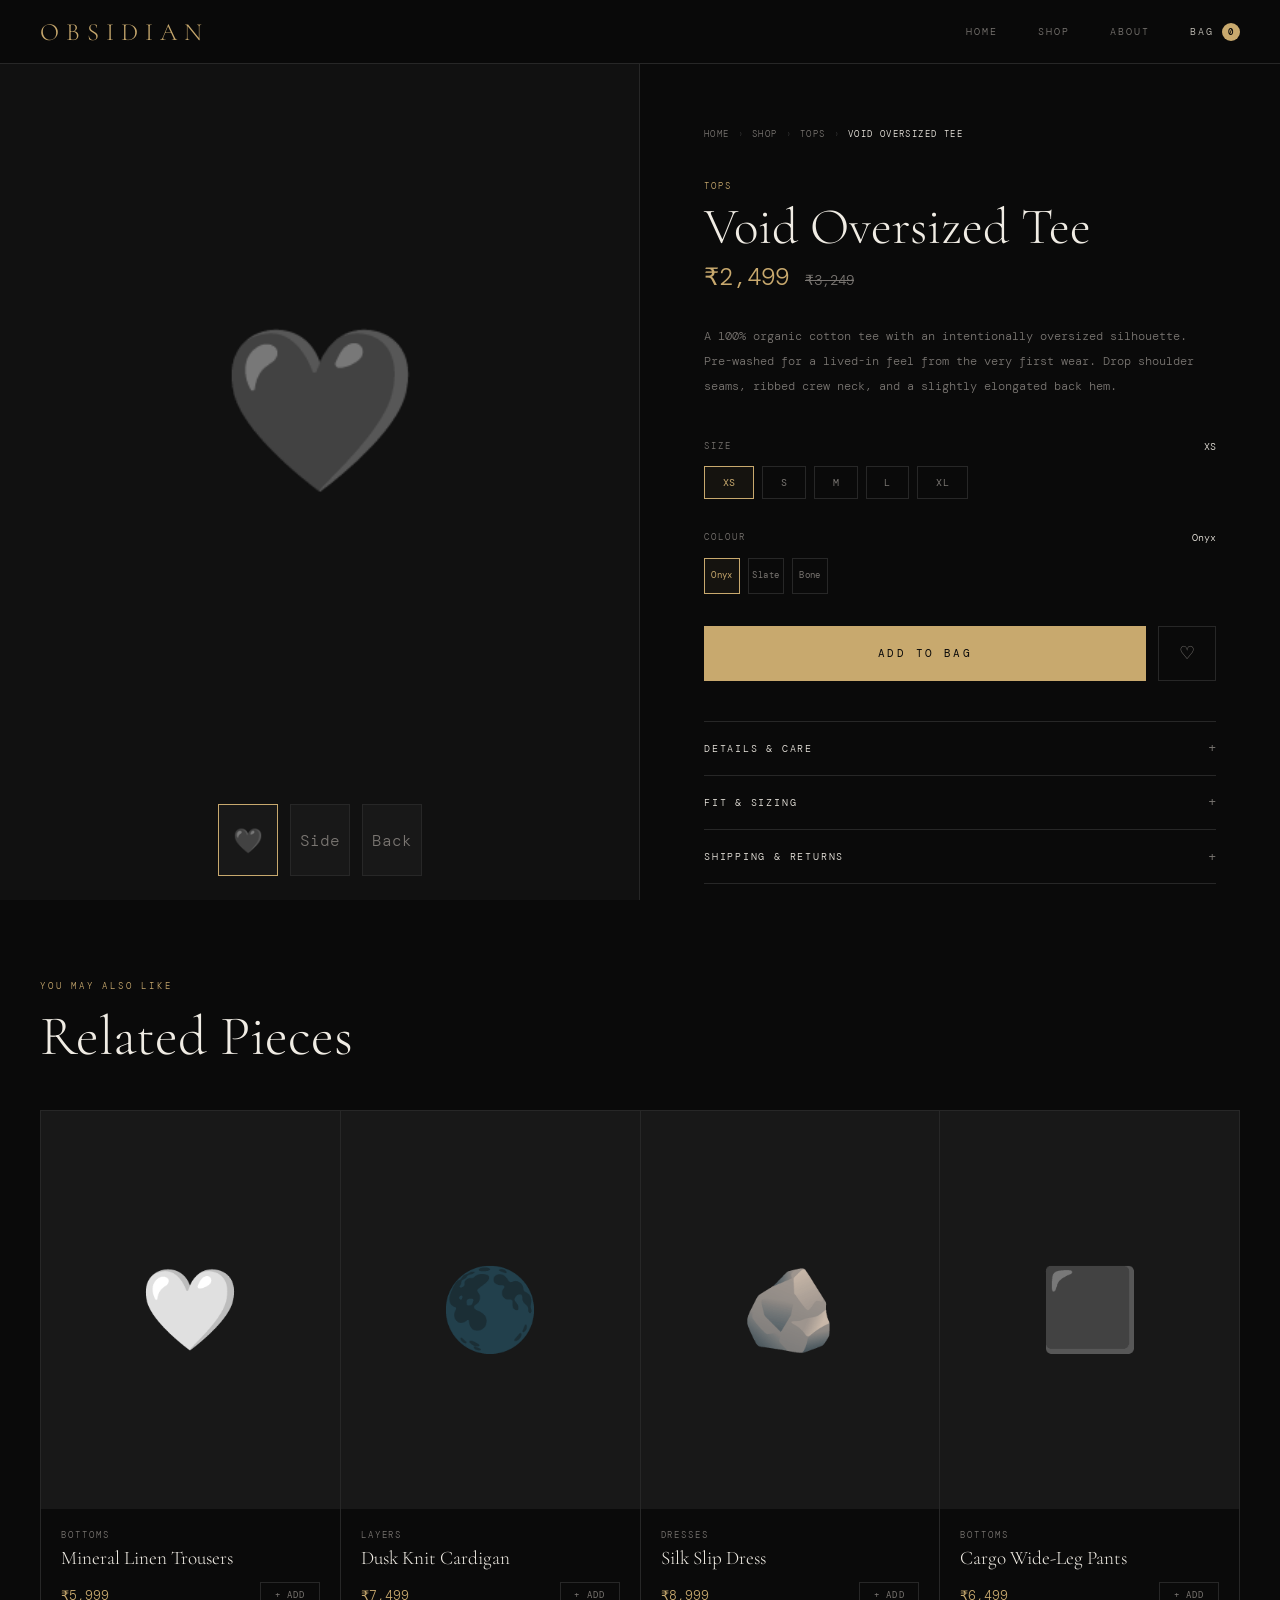
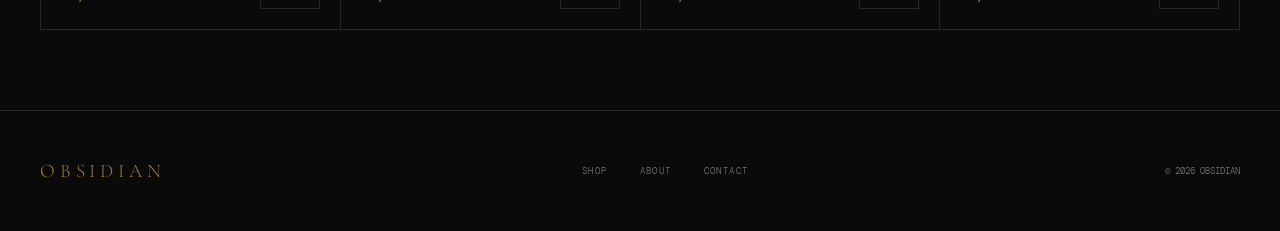
<file: product.html>
<!DOCTYPE html>
<html lang="en">
<head>
  <!-- Google Tag Manager -->
<script>(function(w,d,s,l,i){w[l]=w[l]||[];w[l].push({'gtm.start':
new Date().getTime(),event:'gtm.js'});var f=d.getElementsByTagName(s)[0],
j=d.createElement(s),dl=l!='dataLayer'?'&l='+l:'';j.async=true;j.src=
'https://www.googletagmanager.com/gtm.js?id='+i+dl;f.parentNode.insertBefore(j,f);
})(window,document,'script','dataLayer','GTM-W7QQDSTQ');</script>
<!-- End Google Tag Manager -->
<!-- Google tag (gtag.js) -->
<script async src="https://www.googletagmanager.com/gtag/js?id=G-44BJZS82K5"></script>
<script>
  window.dataLayer = window.dataLayer || [];
  function gtag(){dataLayer.push(arguments);}
  gtag('js', new Date());

  gtag('config', 'G-44BJZS82K5');
</script>
<meta charset="UTF-8">
<meta name="viewport" content="width=device-width, initial-scale=1.0">
<title>OBSIDIAN — Product</title>
<link rel="stylesheet" href="shared.css">
<style>
.pd-wrap { padding-top: 64px; min-height: 100vh; }
.pd-grid { display: grid; grid-template-columns: 1fr 1fr; min-height: calc(100vh - 64px); }

/* GALLERY */
.pd-gallery {
  position: sticky; top: 64px; height: calc(100vh - 64px);
  background: var(--surface); display: flex; align-items: center; justify-content: center;
  border-right: 1px solid var(--border); flex-direction: column; gap: 1.5rem;
}
.pd-main-img {
  font-size: 10rem; display: flex; align-items: center; justify-content: center;
  width: 100%; flex: 1; transition: transform 0.4s ease;
}
.pd-thumbs { display: flex; gap: 0.75rem; padding: 1.5rem; }
.pd-thumb {
  width: 60px; height: 72px; background: var(--surface2); display: flex;
  align-items: center; justify-content: center; font-size: 1.5rem;
  border: 1px solid var(--border); cursor: pointer; transition: border-color 0.2s;
}
.pd-thumb.active { border-color: var(--accent); }
.pd-thumb:hover { border-color: var(--border2); }

/* INFO */
.pd-info { padding: 4rem 4rem 4rem; overflow-y: auto; max-height: calc(100vh - 64px); }
.pd-breadcrumb {
  display: flex; gap: 0.5rem; align-items: center; margin-bottom: 2.5rem;
  font-size: 0.58rem; letter-spacing: 0.15em; text-transform: uppercase;
}
.pd-breadcrumb a { color: var(--muted); text-decoration: none; transition: color 0.2s; }
.pd-breadcrumb a:hover { color: var(--accent); }
.pd-breadcrumb-sep { color: var(--border2); }
.pd-cat { font-size: 0.58rem; letter-spacing: 0.22em; text-transform: uppercase; color: var(--accent); }
.pd-title {
  font-family: 'Cormorant Garamond', serif;
  font-size: clamp(2.2rem, 4vw, 3.8rem); font-weight: 300;
  line-height: 1; margin: 0.6rem 0 0.5rem;
}
.pd-price-wrap { display: flex; align-items: baseline; gap: 1rem; margin-bottom: 2rem; }
.pd-price { font-size: 1.5rem; color: var(--accent); }
.pd-price-og { font-size: 0.85rem; color: var(--muted); text-decoration: line-through; }
.pd-desc { font-size: 0.72rem; color: var(--muted); line-height: 2.2; margin-bottom: 2.5rem; }

/* OPTIONS */
.pd-opt-section { margin-bottom: 2rem; }
.pd-opt-header { display: flex; justify-content: space-between; margin-bottom: 0.85rem; }
.pd-opt-label { font-size: 0.58rem; letter-spacing: 0.22em; text-transform: uppercase; color: var(--muted); }
.pd-opt-val { font-size: 0.65rem; color: var(--text); }
.pd-opt-btns { display: flex; gap: 0.5rem; flex-wrap: wrap; }
.opt-btn {
  padding: 0.55rem 1.1rem; font-family: 'DM Mono', monospace; font-size: 0.65rem;
  border: 1px solid var(--border); background: none; color: var(--muted);
  cursor: pointer; transition: all 0.2s; letter-spacing: 0.05em;
}
.opt-btn:hover { border-color: var(--border2); color: var(--text); }
.opt-btn.selected { border-color: var(--accent); color: var(--accent); background: rgba(200,169,110,0.06); }
.color-btn { width: 36px; height: 36px; padding: 0; display: flex; align-items: center; justify-content: center; font-size: 0.55rem; text-align: center; line-height: 1.2; }

/* ACTIONS */
.pd-actions { display: flex; gap: 0.75rem; margin-bottom: 2.5rem; }
.pd-add-btn {
  flex: 1; padding: 1rem; font-family: 'DM Mono', monospace;
  font-size: 0.68rem; letter-spacing: 0.22em; text-transform: uppercase;
  background: var(--accent); color: var(--bg); border: none; cursor: pointer;
  transition: background 0.25s;
}
.pd-add-btn:hover { background: var(--accent2); }
.pd-wish-btn {
  padding: 1rem 1.25rem; background: none; border: 1px solid var(--border);
  color: var(--muted); cursor: pointer; font-size: 1.1rem; transition: all 0.2s;
}
.pd-wish-btn:hover { border-color: var(--accent); color: var(--accent); }
.pd-wish-btn.active { color: var(--danger); border-color: var(--danger); }

/* META ACCORDION */
.pd-accordion { border-top: 1px solid var(--border); }
.accordion-item { border-bottom: 1px solid var(--border); }
.accordion-header {
  display: flex; justify-content: space-between; align-items: center;
  padding: 1.1rem 0; cursor: pointer; transition: color 0.2s;
}
.accordion-header:hover { color: var(--accent); }
.accordion-title { font-size: 0.62rem; letter-spacing: 0.18em; text-transform: uppercase; }
.accordion-icon { font-size: 0.9rem; color: var(--muted); transition: transform 0.2s; }
.accordion-item.open .accordion-icon { transform: rotate(45deg); color: var(--accent); }
.accordion-body { font-size: 0.7rem; color: var(--muted); line-height: 2.1; max-height: 0; overflow: hidden; transition: max-height 0.35s ease, padding 0.35s; }
.accordion-item.open .accordion-body { max-height: 300px; padding-bottom: 1.25rem; }

/* RELATED */
.related-section { max-width: 1280px; margin: 0 auto; padding: 5rem 2.5rem; }

@media (max-width: 900px) {
  .pd-grid { grid-template-columns: 1fr; }
  .pd-gallery { position: relative; height: 55vw; top: 0; }
  .pd-info { padding: 2rem 1.5rem; max-height: none; overflow: visible; }
  .pd-main-img { font-size: 6rem; }
}
</style>
</head>
<body>
  <!-- Google Tag Manager (noscript) -->
<noscript><iframe src="https://www.googletagmanager.com/ns.html?id=GTM-W7QQDSTQ"
height="0" width="0" style="display:none;visibility:hidden"></iframe></noscript>
<!-- End Google Tag Manager (noscript) -->

<nav>
  <a href="index.html" class="nav-logo">OBSIDIAN</a>
  <div class="nav-links">
    <a href="index.html" class="nav-link">Home</a>
    <a href="shop.html" class="nav-link">Shop</a>
    <a href="about.html" class="nav-link">About</a>
    <a href="cart.html" class="nav-cart">Bag <span class="cart-badge" id="cart-count">0</span></a>
  </div>
</nav>

<div class="pd-wrap">
  <div class="pd-grid" id="pd-grid">
    <div class="pd-gallery"><div style="font-size:3rem;color:var(--muted)">Loading…</div></div>
    <div class="pd-info"></div>
  </div>

  <div class="related-section">
    <p class="section-tag">You May Also Like</p>
    <h2 class="section-title" style="margin-bottom:2.5rem">Related Pieces</h2>
    <div class="product-grid" id="related-grid"></div>
  </div>
</div>

<footer>
  <div class="footer-inner">
    <span class="footer-logo">OBSIDIAN</span>
    <div class="footer-links">
      <a href="shop.html" class="footer-link">Shop</a>
      <a href="about.html" class="footer-link">About</a>
      <a href="#" class="footer-link">Contact</a>
    </div>
    <span class="footer-copy">© 2026 OBSIDIAN</span>
  </div>
</footer>

<div class="toast" id="toast"></div>

<script src="shared.js"></script>
<script>
updateNavCount();

const params = new URLSearchParams(location.search);
const productId = parseInt(params.get('id')) || 1;
const p = PRODUCTS.find(x => x.id === productId);

if (!p) { location.href = 'shop.html'; }

document.title = `OBSIDIAN — ${p.name}`;

let selectedSize = p.sizes[0];
let selectedColor = p.colors[0];
let wishlisted = false;

function renderPage() {
  document.getElementById('pd-grid').innerHTML = `
    <div class="pd-gallery">
      <div class="pd-main-img" id="pd-emoji">${p.emoji}</div>
      <div class="pd-thumbs">
        <div class="pd-thumb active">${p.emoji}</div>
        <div class="pd-thumb" style="font-size:1rem;color:var(--muted)">Side</div>
        <div class="pd-thumb" style="font-size:1rem;color:var(--muted)">Back</div>
      </div>
    </div>
    <div class="pd-info">
      <div class="pd-breadcrumb">
        <a href="index.html">Home</a>
        <span class="pd-breadcrumb-sep">›</span>
        <a href="shop.html">Shop</a>
        <span class="pd-breadcrumb-sep">›</span>
        <a href="shop.html">${p.cat}</a>
        <span class="pd-breadcrumb-sep">›</span>
        <span style="color:var(--text)">${p.name}</span>
      </div>
      <p class="pd-cat">${p.cat}</p>
      <h1 class="pd-title">${p.name}</h1>
      <div class="pd-price-wrap">
        <span class="pd-price">₹${p.price.toLocaleString('en-IN')}</span>
        <span class="pd-price-og">₹${Math.round(p.price * 1.3).toLocaleString('en-IN')}</span>
      </div>
      <p class="pd-desc">${p.desc}</p>

      <div class="pd-opt-section">
        <div class="pd-opt-header">
          <span class="pd-opt-label">Size</span>
          <span class="pd-opt-val" id="sz-val">${selectedSize}</span>
        </div>
        <div class="pd-opt-btns">
          ${p.sizes.map(s => `<button class="opt-btn ${s===selectedSize?'selected':''}" onclick="selectSize('${s}')">${s}</button>`).join('')}
        </div>
      </div>

      <div class="pd-opt-section">
        <div class="pd-opt-header">
          <span class="pd-opt-label">Colour</span>
          <span class="pd-opt-val" id="col-val">${selectedColor}</span>
        </div>
        <div class="pd-opt-btns">
          ${p.colors.map(c => `<button class="opt-btn color-btn ${c===selectedColor?'selected':''}" onclick="selectColor('${c}')">${c}</button>`).join('')}
        </div>
      </div>

      <div class="pd-actions">
        <button class="pd-add-btn" onclick="handleAdd()">Add to Bag</button>
        <button class="pd-wish-btn ${wishlisted?'active':''}" id="wish-btn" onclick="toggleWish()" title="Wishlist">♡</button>
      </div>

      <div class="pd-accordion">
        ${[
          ['Details & Care', 'Organic cotton / linen blend. Cold wash, line dry. Do not tumble dry. Iron on low heat. Dry clean if needed.'],
          ['Fit & Sizing', `Model is 5\'10" and wears size M. This piece runs true to size with a relaxed fit. If between sizes, size down for a closer fit.`],
          ['Shipping & Returns', 'Free shipping on orders over ₹4,999. Standard delivery 3–5 business days. Free returns within 30 days on unworn items with tags.'],
          ['Materials & Ethics', 'All fabrics are sourced from certified sustainable suppliers. This piece is made in India at a Fair Trade certified workshop.']
        ].map(([title, body]) => `
          <div class="accordion-item">
            <div class="accordion-header" onclick="this.parentElement.classList.toggle('open')">
              <span class="accordion-title">${title}</span>
              <span class="accordion-icon">+</span>
            </div>
            <div class="accordion-body">${body}</div>
          </div>`).join('')}
      </div>
    </div>`;
}

function selectSize(s) { selectedSize = s; renderPage(); }
function selectColor(c) { selectedColor = c; renderPage(); }
function handleAdd() {
  addToCart(p.id, selectedSize, selectedColor);
  updateNavCount();
  showToast('Added to bag ✦');
}
function toggleWish() {
  wishlisted = !wishlisted;
  renderPage();
  showToast(wishlisted ? 'Saved to wishlist ♡' : 'Removed from wishlist');
}

renderPage();

/* Related */
const related = PRODUCTS.filter(x => x.id !== p.id && x.cat === p.cat).slice(0,4);
const fallback = PRODUCTS.filter(x => x.id !== p.id).slice(0,4);
const relList = related.length >= 2 ? related : fallback;
const rg = document.getElementById('related-grid');
rg.innerHTML = relList.map(rp => `
  <a class="product-card" href="product.html?id=${rp.id}">
    <div class="product-img">${rp.emoji}</div>
    <div class="product-body">
      <p class="product-cat">${rp.cat}</p>
      <h3 class="product-name">${rp.name}</h3>
      <div class="product-footer">
        <span class="product-price">₹${rp.price.toLocaleString('en-IN')}</span>
        <button class="add-btn" onclick="event.preventDefault();event.stopPropagation();addToCart(${rp.id},'${rp.sizes[0]}','${rp.colors[0]}');updateNavCount();showToast('Added ✦')">+ Add</button>
      </div>
    </div>
  </a>`).join('');
</script>
</body>
</html>
</file>
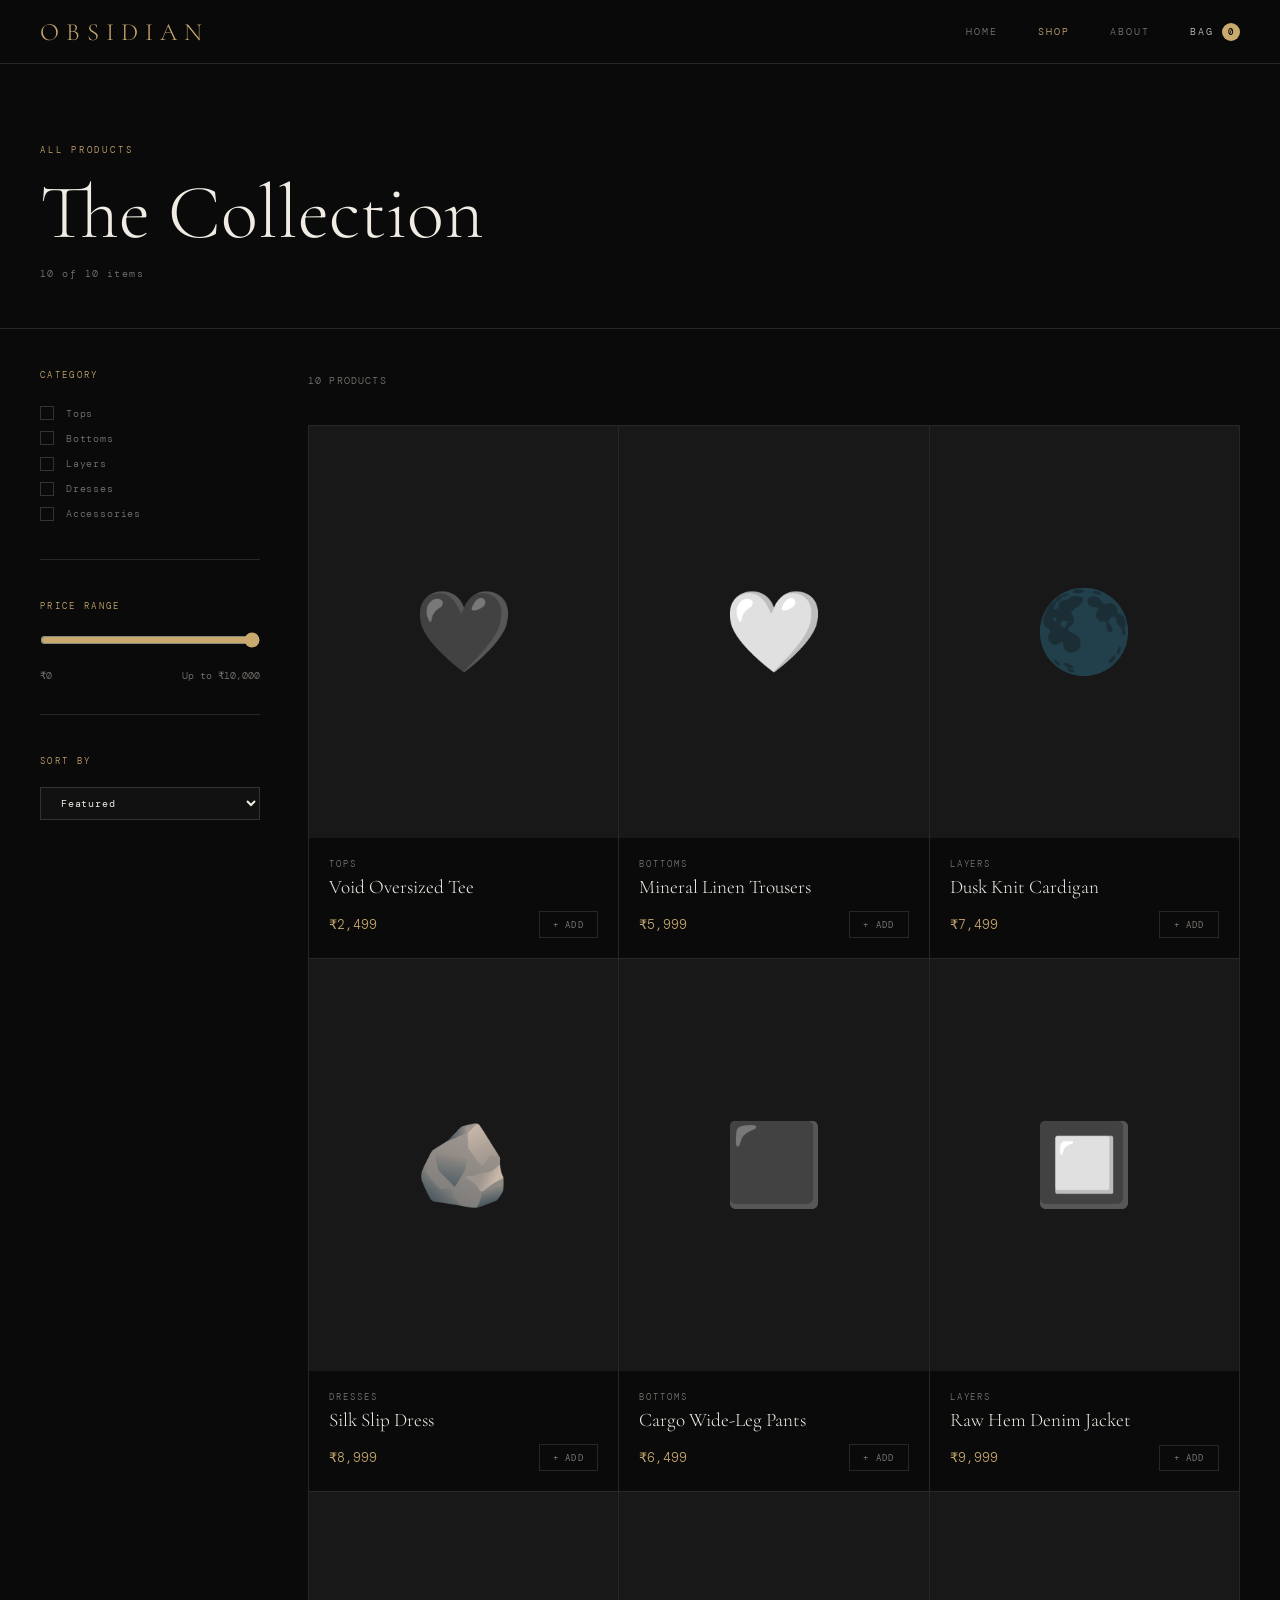
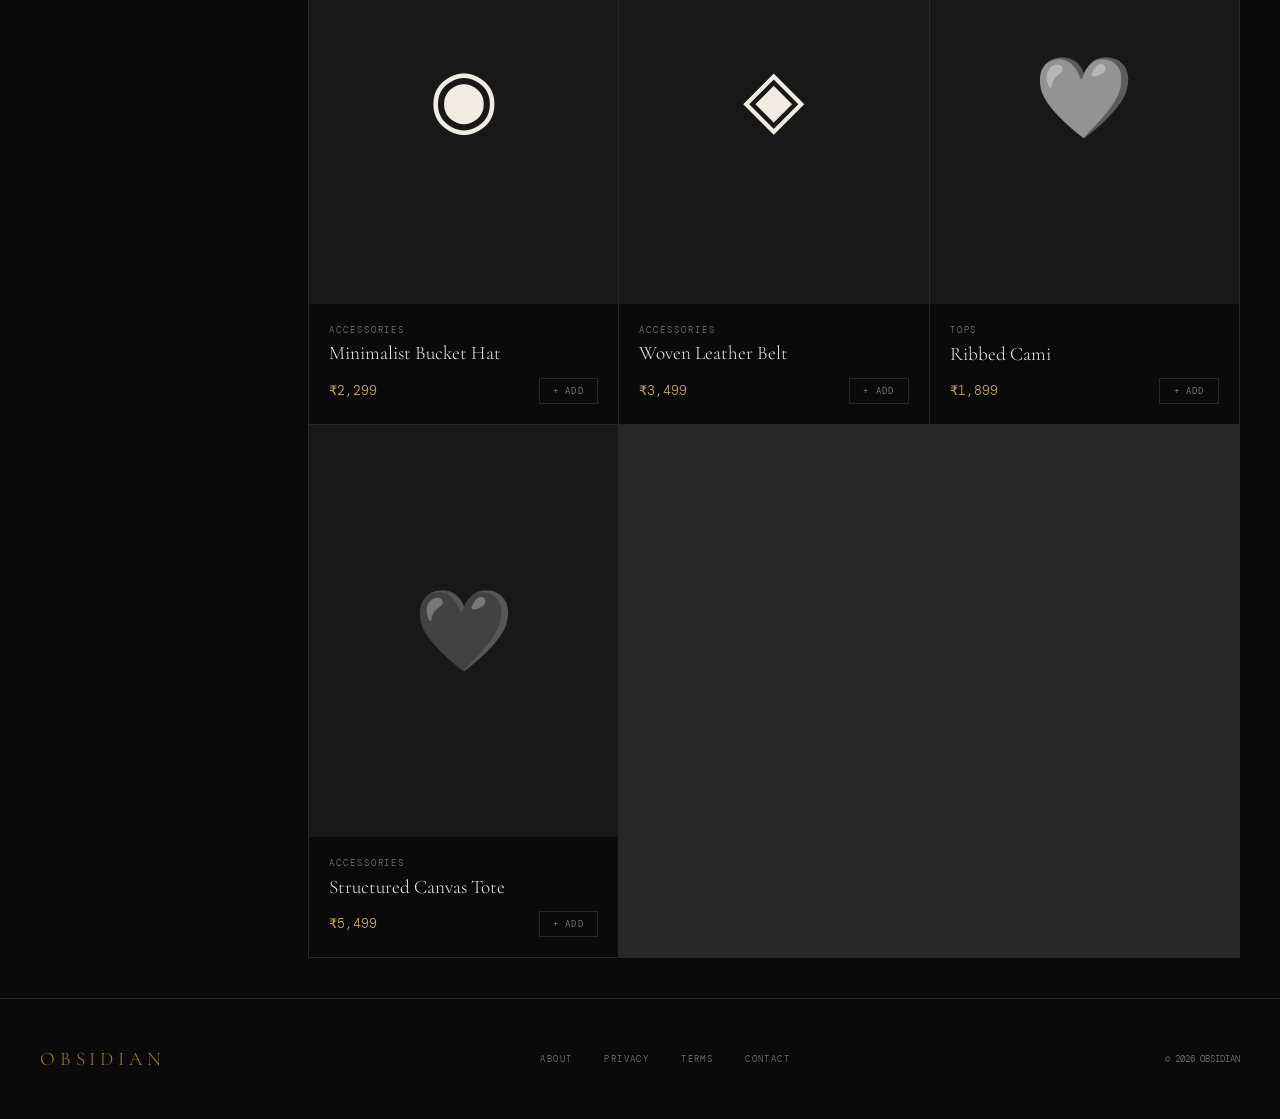
<file: shop.html>
<!DOCTYPE html>
<html lang="en">
<head>
  <!-- Google Tag Manager -->
<script>(function(w,d,s,l,i){w[l]=w[l]||[];w[l].push({'gtm.start':
new Date().getTime(),event:'gtm.js'});var f=d.getElementsByTagName(s)[0],
j=d.createElement(s),dl=l!='dataLayer'?'&l='+l:'';j.async=true;j.src=
'https://www.googletagmanager.com/gtm.js?id='+i+dl;f.parentNode.insertBefore(j,f);
})(window,document,'script','dataLayer','GTM-W7QQDSTQ');</script>
<!-- End Google Tag Manager -->
 <!-- Google tag (gtag.js) -->
<script async src="https://www.googletagmanager.com/gtag/js?id=G-44BJZS82K5"></script>
<script>
  window.dataLayer = window.dataLayer || [];
  function gtag(){dataLayer.push(arguments);}
  gtag('js', new Date());

  gtag('config', 'G-44BJZS82K5');
</script>
<meta charset="UTF-8">
<meta name="viewport" content="width=device-width, initial-scale=1.0">
<title>OBSIDIAN — Shop</title>
<link rel="stylesheet" href="shared.css">
<style>
.shop-wrap { padding-top: 64px; min-height: 100vh; }
.shop-hero {
  padding: 5rem 2.5rem 3rem;
  max-width: 1280px; margin: 0 auto;
  display: flex; justify-content: space-between; align-items: flex-end;
  border-bottom: 1px solid var(--border); flex-wrap: wrap; gap: 1.5rem;
}
.shop-hero-left { }
.shop-count { font-size: 0.6rem; color: var(--muted); letter-spacing: 0.15em; margin-top: 0.5rem; }

.shop-body { max-width: 1280px; margin: 0 auto; padding: 2.5rem; display: grid; grid-template-columns: 220px 1fr; gap: 3rem; }

/* SIDEBAR */
.sidebar { }
.sidebar-section { margin-bottom: 2.5rem; border-bottom: 1px solid var(--border); padding-bottom: 2rem; }
.sidebar-section:last-child { border-bottom: none; }
.sidebar-title { font-size: 0.58rem; letter-spacing: 0.25em; text-transform: uppercase; color: var(--accent); margin-bottom: 1.25rem; }
.sidebar-option { display: flex; align-items: center; gap: 0.75rem; cursor: pointer; padding: 0.35rem 0; transition: color 0.2s; }
.sidebar-option input[type="checkbox"] { display: none; }
.sidebar-checkbox {
  width: 14px; height: 14px; border: 1px solid var(--border2); flex-shrink: 0;
  display: flex; align-items: center; justify-content: center; transition: all 0.2s;
}
.sidebar-option.checked .sidebar-checkbox { background: var(--accent); border-color: var(--accent); }
.sidebar-option.checked .sidebar-checkbox::after { content: '✓'; font-size: 9px; color: var(--bg); }
.sidebar-option-label { font-size: 0.65rem; letter-spacing: 0.08em; color: var(--muted); transition: color 0.2s; }
.sidebar-option:hover .sidebar-option-label, .sidebar-option.checked .sidebar-option-label { color: var(--text); }

.price-range-track { height: 2px; background: var(--border2); position: relative; margin: 1rem 0; }
.price-range-fill { height: 100%; background: var(--accent); position: absolute; }
.price-range-vals { display: flex; justify-content: space-between; font-size: 0.6rem; color: var(--muted); }

/* MAIN */
.shop-main { }
.sort-bar { display: flex; justify-content: space-between; align-items: center; margin-bottom: 2rem; flex-wrap: wrap; gap: 1rem; }
.sort-label { font-size: 0.6rem; color: var(--muted); letter-spacing: 0.12em; text-transform: uppercase; }
.sort-select {
  background: var(--surface); border: 1px solid var(--border2); color: var(--text);
  font-family: 'DM Mono', monospace; font-size: 0.62rem; padding: 0.5rem 1rem;
  outline: none; cursor: pointer; letter-spacing: 0.08em;
}
.sort-select:focus { border-color: var(--accent); }
.filter-chips { display: flex; gap: 0.5rem; flex-wrap: wrap; margin-bottom: 1.5rem; }
.filter-chip {
  font-size: 0.58rem; letter-spacing: 0.12em; text-transform: uppercase;
  padding: 0.35rem 0.85rem; border: 1px solid var(--accent); color: var(--accent);
  display: flex; align-items: center; gap: 0.5rem; cursor: pointer;
  background: rgba(200,169,110,0.06);
}
.chip-x { font-size: 0.7rem; }
.no-results { padding: 4rem; text-align: center; font-size: 0.75rem; color: var(--muted); grid-column: 1/-1; }

@media (max-width: 900px) {
  .shop-body { grid-template-columns: 1fr; }
  .sidebar { display: grid; grid-template-columns: 1fr 1fr; gap: 1.5rem; }
  .sidebar-section { margin-bottom: 0; }
}
@media (max-width: 600px) {
  .sidebar { grid-template-columns: 1fr; }
  .shop-hero { padding: 3rem 1.25rem 2rem; }
  .shop-body { padding: 1.5rem 1.25rem; }
}
</style>
</head>
<body>
  <!-- Google Tag Manager (noscript) -->
<noscript><iframe src="https://www.googletagmanager.com/ns.html?id=GTM-W7QQDSTQ"
height="0" width="0" style="display:none;visibility:hidden"></iframe></noscript>
<!-- End Google Tag Manager (noscript) -->

<nav>
  <a href="index.html" class="nav-logo">OBSIDIAN</a>
  <div class="nav-links">
    <a href="index.html" class="nav-link">Home</a>
    <a href="shop.html" class="nav-link active">Shop</a>
    <a href="about.html" class="nav-link">About</a>
    <a href="cart.html" class="nav-cart">Bag <span class="cart-badge" id="cart-count">0</span></a>
  </div>
</nav>

<div class="shop-wrap">
  <div class="shop-hero">
    <div class="shop-hero-left">
      <p class="section-tag">All Products</p>
      <h1 class="section-title" style="font-size:clamp(2.5rem,6vw,5rem)">The Collection</h1>
      <p class="shop-count" id="shop-count"></p>
    </div>
  </div>

  <div class="shop-body">
    <!-- SIDEBAR -->
    <aside class="sidebar">
      <div class="sidebar-section">
        <p class="sidebar-title">Category</p>
        <div id="cat-filters"></div>
      </div>
      <div class="sidebar-section">
        <p class="sidebar-title">Price Range</p>
        <div style="margin-bottom:1rem">
          <input type="range" id="price-range" min="0" max="10000" value="10000" step="500"
            style="width:100%;accent-color:var(--accent);background:transparent;cursor:pointer"
            oninput="filterProducts()">
        </div>
        <div class="price-range-vals">
          <span>₹0</span>
          <span id="price-val">Up to ₹10,000</span>
        </div>
      </div>
      <div class="sidebar-section">
        <p class="sidebar-title">Sort By</p>
        <select class="sort-select" id="sort-select" onchange="filterProducts()" style="width:100%">
          <option value="default">Featured</option>
          <option value="price-asc">Price: Low to High</option>
          <option value="price-desc">Price: High to Low</option>
          <option value="name">Name A–Z</option>
        </select>
      </div>
    </aside>

    <!-- MAIN -->
    <main class="shop-main">
      <div class="sort-bar">
        <span class="sort-label" id="result-label">— products</span>
        <div id="active-chips" class="filter-chips"></div>
      </div>
      <div class="product-grid" id="shop-grid"></div>
    </main>
  </div>
</div>

<footer>
  <div class="footer-inner">
    <span class="footer-logo">OBSIDIAN</span>
    <div class="footer-links">
      <a href="about.html" class="footer-link">About</a>
      <a href="#" class="footer-link">Privacy</a>
      <a href="#" class="footer-link">Terms</a>
      <a href="#" class="footer-link">Contact</a>
    </div>
    <span class="footer-copy">© 2026 OBSIDIAN</span>
  </div>
</footer>

<div class="toast" id="toast"></div>

<script src="shared.js"></script>
<script>
updateNavCount();

let selectedCats = [];
const cats = [...new Set(PRODUCTS.map(p => p.cat))];

/* Build category filters */
const cf = document.getElementById('cat-filters');
cats.forEach(c => {
  const div = document.createElement('div');
  div.className = 'sidebar-option';
  div.dataset.cat = c;
  div.innerHTML = `<div class="sidebar-checkbox"></div><span class="sidebar-option-label">${c}</span>`;
  div.addEventListener('click', () => {
    if (selectedCats.includes(c)) selectedCats = selectedCats.filter(x => x !== c);
    else selectedCats.push(c);
    div.classList.toggle('checked', selectedCats.includes(c));
    filterProducts();
  });
  cf.appendChild(div);
});

function filterProducts() {
  const maxPrice = +document.getElementById('price-range').value;
  document.getElementById('price-val').textContent = `Up to ₹${maxPrice.toLocaleString('en-IN')}`;
  const sortVal = document.getElementById('sort-select').value;

  let list = PRODUCTS.filter(p => {
    const catOk = selectedCats.length === 0 || selectedCats.includes(p.cat);
    const priceOk = p.price <= maxPrice;
    return catOk && priceOk;
  });

  if (sortVal === 'price-asc') list.sort((a,b) => a.price - b.price);
  else if (sortVal === 'price-desc') list.sort((a,b) => b.price - a.price);
  else if (sortVal === 'name') list.sort((a,b) => a.name.localeCompare(b.name));

  document.getElementById('result-label').textContent = `${list.length} product${list.length!==1?'s':''}`;
  document.getElementById('shop-count').textContent = `${list.length} of ${PRODUCTS.length} items`;

  /* Active chips */
  const chips = document.getElementById('active-chips');
  chips.innerHTML = selectedCats.map(c =>
    `<span class="filter-chip" onclick="removeCat('${c}')">${c} <span class="chip-x">×</span></span>`
  ).join('');

  const grid = document.getElementById('shop-grid');
  if (list.length === 0) {
    grid.innerHTML = '<p class="no-results">No products match your filters.</p>';
    return;
  }
  grid.innerHTML = list.map(p => `
    <a class="product-card" href="product.html?id=${p.id}">
      <div class="product-img">${p.emoji}</div>
      <div class="product-body">
        <p class="product-cat">${p.cat}</p>
        <h3 class="product-name">${p.name}</h3>
        <div class="product-footer">
          <span class="product-price">₹${p.price.toLocaleString('en-IN')}</span>
          <button class="add-btn" onclick="event.preventDefault();event.stopPropagation();addToCart(${p.id},'${p.sizes[0]}','${p.colors[0]}');updateNavCount();showToast('Added ✦')">+ Add</button>
        </div>
      </div>
    </a>`).join('');
}

function removeCat(c) {
  selectedCats = selectedCats.filter(x => x !== c);
  document.querySelectorAll('.sidebar-option').forEach(el => {
    if (el.dataset.cat === c) el.classList.remove('checked');
  });
  filterProducts();
}

filterProducts();
</script>
</body>
</html>
</file>
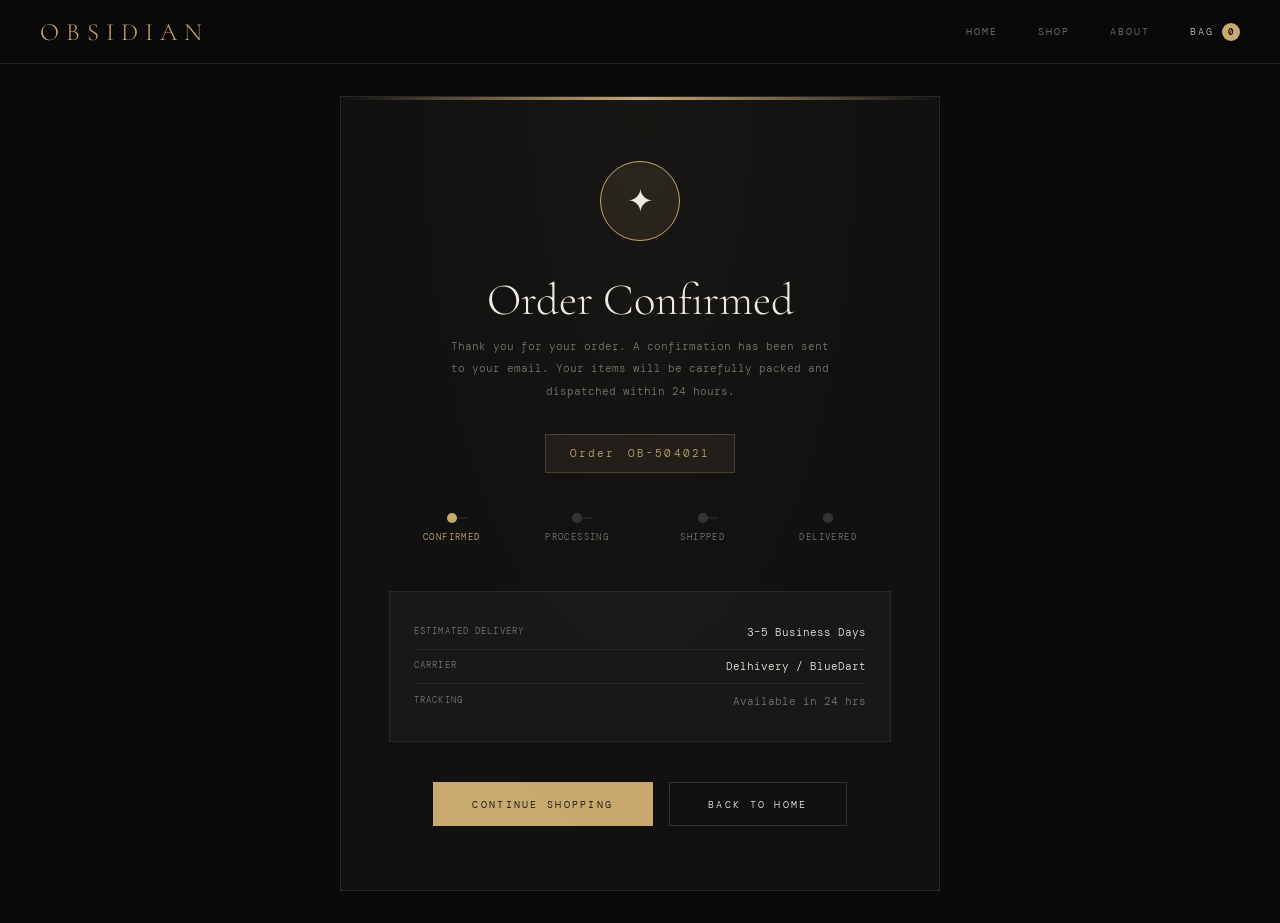
<file: success.html>
<!DOCTYPE html>
<html lang="en">
<head>
  <!-- Google Tag Manager -->
<script>(function(w,d,s,l,i){w[l]=w[l]||[];w[l].push({'gtm.start':
new Date().getTime(),event:'gtm.js'});var f=d.getElementsByTagName(s)[0],
j=d.createElement(s),dl=l!='dataLayer'?'&l='+l:'';j.async=true;j.src=
'https://www.googletagmanager.com/gtm.js?id='+i+dl;f.parentNode.insertBefore(j,f);
})(window,document,'script','dataLayer','GTM-W7QQDSTQ');</script>
<!-- End Google Tag Manager -->
 <!-- Google tag (gtag.js) -->
<script async src="https://www.googletagmanager.com/gtag/js?id=G-44BJZS82K5"></script>
<script>
  window.dataLayer = window.dataLayer || [];
  function gtag(){dataLayer.push(arguments);}
  gtag('js', new Date());

  gtag('config', 'G-44BJZS82K5');
</script>
<meta charset="UTF-8">
<meta name="viewport" content="width=device-width, initial-scale=1.0">
<title>OBSIDIAN — Order Confirmed</title>
<link rel="stylesheet" href="shared.css">
<style>
.success-wrap { padding-top: 64px; min-height: 100vh; display: flex; align-items: center; justify-content: center; }
.success-card {
  max-width: 600px; width: 100%; margin: 2rem; padding: 4rem 3rem; text-align: center;
  background: var(--surface); border: 1px solid var(--border); position: relative; overflow: hidden;
  animation: fadeUp 0.8s ease both;
}
.success-card::before {
  content: ''; position: absolute; top: 0; left: 0; right: 0; height: 3px;
  background: linear-gradient(90deg, transparent, var(--accent), transparent);
}
.success-card::after {
  content: ''; position: absolute; inset: 0;
  background: radial-gradient(ellipse at 50% 0%, rgba(200,169,110,0.04) 0%, transparent 70%);
  pointer-events: none;
}
.check-circle {
  width: 80px; height: 80px; border-radius: 50%;
  background: rgba(200,169,110,0.1); border: 1px solid var(--accent);
  display: flex; align-items: center; justify-content: center;
  font-size: 2rem; margin: 0 auto 2rem;
  animation: popIn 0.5s 0.3s ease both;
}
@keyframes popIn {
  from { transform: scale(0.5); opacity: 0; }
  to   { transform: scale(1); opacity: 1; }
}
.success-title {
  font-family: 'Cormorant Garamond', serif;
  font-size: 2.8rem; font-weight: 300; margin-bottom: 0.5rem;
  animation: fadeUp 0.6s 0.4s ease both; opacity: 0; animation-fill-mode: both;
}
.success-sub {
  font-size: 0.7rem; color: var(--muted); line-height: 2; max-width: 380px; margin: 0 auto 2rem;
  animation: fadeUp 0.6s 0.5s ease both; opacity: 0; animation-fill-mode: both;
}
.order-badge {
  display: inline-flex; align-items: center; gap: 0.75rem;
  font-size: 0.68rem; letter-spacing: 0.2em; color: var(--accent);
  background: rgba(200,169,110,0.08); border: 1px solid rgba(200,169,110,0.25);
  padding: 0.7rem 1.5rem; margin-bottom: 2.5rem;
  animation: fadeUp 0.6s 0.6s ease both; opacity: 0; animation-fill-mode: both;
}
.order-steps { display: flex; justify-content: center; gap: 0; margin-bottom: 3rem; flex-wrap: wrap; }
.ostep { display: flex; flex-direction: column; align-items: center; gap: 0.5rem; flex: 1; min-width: 100px; max-width: 140px; }
.ostep-dot { width: 10px; height: 10px; border-radius: 50%; background: var(--accent); position: relative; }
.ostep-dot::after { content: ''; position: absolute; top: 50%; left: 100%; width: 100%; height: 1px; background: var(--border2); transform: translateY(-50%); }
.ostep:last-child .ostep-dot::after { display: none; }
.ostep-dot.pending { background: var(--border2); }
.ostep-line { height: 1px; flex: 1; background: var(--border2); margin-top: 5px; display: none; }
.ostep-label { font-size: 0.58rem; letter-spacing: 0.15em; text-transform: uppercase; color: var(--muted); text-align: center; }
.ostep.active .ostep-label { color: var(--accent); }

.delivery-info { background: var(--surface2); border: 1px solid var(--border); padding: 1.5rem; margin-bottom: 2.5rem; text-align: left; }
.di-row { display: flex; justify-content: space-between; padding: 0.6rem 0; font-size: 0.68rem; border-bottom: 1px solid var(--border); }
.di-row:last-child { border-bottom: none; }
.di-key { color: var(--muted); font-size: 0.58rem; letter-spacing: 0.12em; text-transform: uppercase; }

.success-actions { display: flex; gap: 1rem; justify-content: center; flex-wrap: wrap; }
</style>
</head>
<body>
  <!-- Google Tag Manager (noscript) -->
<noscript><iframe src="https://www.googletagmanager.com/ns.html?id=GTM-W7QQDSTQ"
height="0" width="0" style="display:none;visibility:hidden"></iframe></noscript>
<!-- End Google Tag Manager (noscript) -->

<nav>
  <a href="index.html" class="nav-logo">OBSIDIAN</a>
  <div class="nav-links">
    <a href="index.html" class="nav-link">Home</a>
    <a href="shop.html" class="nav-link">Shop</a>
    <a href="about.html" class="nav-link">About</a>
    <a href="cart.html" class="nav-cart">Bag <span class="cart-badge" id="cart-count">0</span></a>
  </div>
</nav>

<div class="success-wrap">
  <div class="success-card">
    <div class="check-circle">✦</div>
    <h1 class="success-title">Order Confirmed</h1>
    <p class="success-sub">Thank you for your order. A confirmation has been sent to your email. Your items will be carefully packed and dispatched within 24 hours.</p>
    <div class="order-badge">Order <span id="order-num">OB-000000</span></div>

    <div class="order-steps">
      <div class="ostep active">
        <div class="ostep-dot"></div>
        <span class="ostep-label">Confirmed</span>
      </div>
      <div class="ostep">
        <div class="ostep-dot pending"></div>
        <span class="ostep-label">Processing</span>
      </div>
      <div class="ostep">
        <div class="ostep-dot pending"></div>
        <span class="ostep-label">Shipped</span>
      </div>
      <div class="ostep">
        <div class="ostep-dot pending"></div>
        <span class="ostep-label">Delivered</span>
      </div>
    </div>

    <div class="delivery-info">
      <div class="di-row"><span class="di-key">Estimated Delivery</span><span>3–5 Business Days</span></div>
      <div class="di-row"><span class="di-key">Carrier</span><span>Delhivery / BlueDart</span></div>
      <div class="di-row"><span class="di-key">Tracking</span><span style="color:var(--muted)">Available in 24 hrs</span></div>
    </div>

    <div class="success-actions">
      <a href="shop.html" class="btn btn-primary">Continue Shopping</a>
      <a href="index.html" class="btn btn-outline">Back to Home</a>
    </div>
  </div>
</div>

<script src="shared.js"></script>
<script>
updateNavCount();
const orderNum = localStorage.getItem('obsidian_last_order') || 'OB-' + Math.floor(100000 + Math.random() * 900000);
document.getElementById('order-num').textContent = orderNum;
</script>
</body>
</html>
</file>
<file: shared.css>
/* ── OBSIDIAN SHARED STYLES ── */
@import url('https://fonts.googleapis.com/css2?family=Cormorant+Garamond:ital,wght@0,300;0,400;0,600;1,300;1,400&family=DM+Mono:wght@300;400;500&display=swap');

:root {
  --bg: #0a0a0a;
  --surface: #111111;
  --surface2: #181818;
  --surface3: #222222;
  --border: #272727;
  --border2: #333333;
  --text: #f0ece4;
  --text2: #c8c4bc;
  --muted: #7a7672;
  --accent: #c8a96e;
  --accent2: #e8d5b0;
  --accent3: #a07840;
  --danger: #c0392b;
  --success: #27ae60;
}

*, *::before, *::after { margin: 0; padding: 0; box-sizing: border-box; }
html { scroll-behavior: smooth; }
body {
  background: var(--bg);
  color: var(--text);
  font-family: 'DM Mono', monospace;
  font-weight: 300;
  min-height: 100vh;
  overflow-x: hidden;
  -webkit-font-smoothing: antialiased;
}

/* ── NAV ── */
nav {
  position: fixed; top: 0; left: 0; right: 0; z-index: 1000;
  background: rgba(10,10,10,0.94);
  backdrop-filter: blur(16px);
  border-bottom: 1px solid var(--border);
  display: flex; align-items: center; justify-content: space-between;
  padding: 0 2.5rem; height: 64px;
}
.nav-logo {
  font-family: 'Cormorant Garamond', serif;
  font-size: 1.55rem; font-weight: 300; letter-spacing: 0.28em;
  color: var(--accent); text-decoration: none;
}
.nav-links { display: flex; gap: 2.5rem; align-items: center; }
.nav-link {
  font-size: 0.62rem; letter-spacing: 0.2em; text-transform: uppercase;
  color: var(--muted); text-decoration: none; transition: color 0.25s;
  font-family: 'DM Mono', monospace;
}
.nav-link:hover, .nav-link.active { color: var(--accent); }
.nav-cart {
  display: flex; align-items: center; gap: 0.5rem; text-decoration: none;
  font-size: 0.62rem; letter-spacing: 0.2em; text-transform: uppercase;
  color: var(--text2); font-family: 'DM Mono', monospace; transition: color 0.25s;
}
.nav-cart:hover { color: var(--accent); }
.cart-badge {
  background: var(--accent); color: var(--bg);
  border-radius: 50%; width: 18px; height: 18px;
  display: flex; align-items: center; justify-content: center;
  font-size: 0.58rem; font-weight: 500;
}

/* ── BUTTONS ── */
.btn {
  display: inline-block; padding: 0.9rem 2.4rem;
  font-family: 'DM Mono', monospace; font-size: 0.65rem;
  letter-spacing: 0.22em; text-transform: uppercase;
  cursor: pointer; transition: all 0.25s; border: 1px solid; text-decoration: none;
}
.btn-primary { background: var(--accent); color: var(--bg); border-color: var(--accent); }
.btn-primary:hover { background: var(--accent2); border-color: var(--accent2); }
.btn-outline { background: transparent; color: var(--text); border-color: var(--border2); }
.btn-outline:hover { border-color: var(--accent); color: var(--accent); }
.btn-ghost { background: transparent; color: var(--muted); border-color: var(--border); }
.btn-ghost:hover { border-color: var(--accent); color: var(--accent); }

/* ── TOAST ── */
.toast {
  position: fixed; bottom: 2rem; right: 2rem; z-index: 9999;
  background: var(--surface2); border: 1px solid var(--accent);
  color: var(--accent); padding: 0.9rem 1.5rem; font-size: 0.65rem;
  letter-spacing: 0.15em; text-transform: uppercase;
  transform: translateY(80px); opacity: 0;
  transition: all 0.35s cubic-bezier(0.22,1,0.36,1); pointer-events: none;
}
.toast.show { transform: translateY(0); opacity: 1; }

/* ── FOOTER ── */
footer {
  border-top: 1px solid var(--border); padding: 3rem 2.5rem;
  margin-top: auto;
}
.footer-inner {
  max-width: 1200px; margin: 0 auto;
  display: flex; justify-content: space-between; align-items: center;
  flex-wrap: wrap; gap: 1rem;
}
.footer-logo {
  font-family: 'Cormorant Garamond', serif;
  font-size: 1.2rem; letter-spacing: 0.25em; color: var(--accent3);
}
.footer-links { display: flex; gap: 2rem; flex-wrap: wrap; }
.footer-link {
  font-size: 0.58rem; color: var(--muted); text-transform: uppercase;
  letter-spacing: 0.15em; cursor: pointer; transition: color 0.2s; text-decoration: none;
}
.footer-link:hover { color: var(--accent); }
.footer-copy { font-size: 0.58rem; color: var(--muted); }

/* ── SECTION HELPERS ── */
.section-tag {
  font-size: 0.58rem; letter-spacing: 0.3em; text-transform: uppercase;
  color: var(--accent); margin-bottom: 0.6rem;
}
.section-title {
  font-family: 'Cormorant Garamond', serif;
  font-size: clamp(2rem, 5vw, 3.5rem); font-weight: 300; color: var(--text);
}

/* ── PRODUCT CARD ── */
.product-card {
  background: var(--bg); cursor: pointer;
  transition: background 0.25s; position: relative; overflow: hidden;
  text-decoration: none; display: block; color: inherit;
}
.product-card:hover { background: var(--surface); }
.product-img {
  width: 100%; aspect-ratio: 3/4; background: var(--surface2);
  display: flex; align-items: center; justify-content: center;
  font-size: 5rem; user-select: none; transition: transform 0.4s ease;
}
.product-card:hover .product-img { transform: scale(1.03); }
.product-body { padding: 1.25rem; }
.product-cat {
  font-size: 0.55rem; letter-spacing: 0.22em; text-transform: uppercase;
  color: var(--muted); margin-bottom: 0.4rem;
}
.product-name {
  font-family: 'Cormorant Garamond', serif;
  font-size: 1.2rem; font-weight: 300; margin-bottom: 0.75rem;
  color: var(--text); line-height: 1.2;
}
.product-footer { display: flex; justify-content: space-between; align-items: center; }
.product-price { color: var(--accent); font-size: 0.82rem; }
.add-btn {
  background: none; border: 1px solid var(--border); color: var(--muted);
  padding: 0.38rem 0.85rem; font-family: 'DM Mono', monospace; font-size: 0.58rem;
  letter-spacing: 0.12em; text-transform: uppercase; cursor: pointer; transition: all 0.2s;
}
.add-btn:hover { border-color: var(--accent); color: var(--accent); }

/* ── PRODUCT GRID ── */
.product-grid {
  display: grid; grid-template-columns: repeat(auto-fill, minmax(260px, 1fr));
  gap: 1px; background: var(--border); border: 1px solid var(--border);
}

/* ── ANIMATIONS ── */
@keyframes fadeUp {
  from { opacity: 0; transform: translateY(28px); }
  to   { opacity: 1; transform: translateY(0); }
}
@keyframes fadeIn {
  from { opacity: 0; } to { opacity: 1; }
}
.fade-up { animation: fadeUp 0.7s ease both; }
.fade-up-1 { animation: fadeUp 0.7s 0.1s ease both; }
.fade-up-2 { animation: fadeUp 0.7s 0.2s ease both; }
.fade-up-3 { animation: fadeUp 0.7s 0.3s ease both; }
.fade-up-4 { animation: fadeUp 0.7s 0.4s ease both; }

/* ── RESPONSIVE ── */
@media (max-width: 768px) {
  nav { padding: 0 1.25rem; }
  .nav-links { gap: 1.25rem; }
  footer { padding: 2rem 1.25rem; }
  .footer-inner { flex-direction: column; text-align: center; }
  .footer-links { justify-content: center; }
}
</file>
